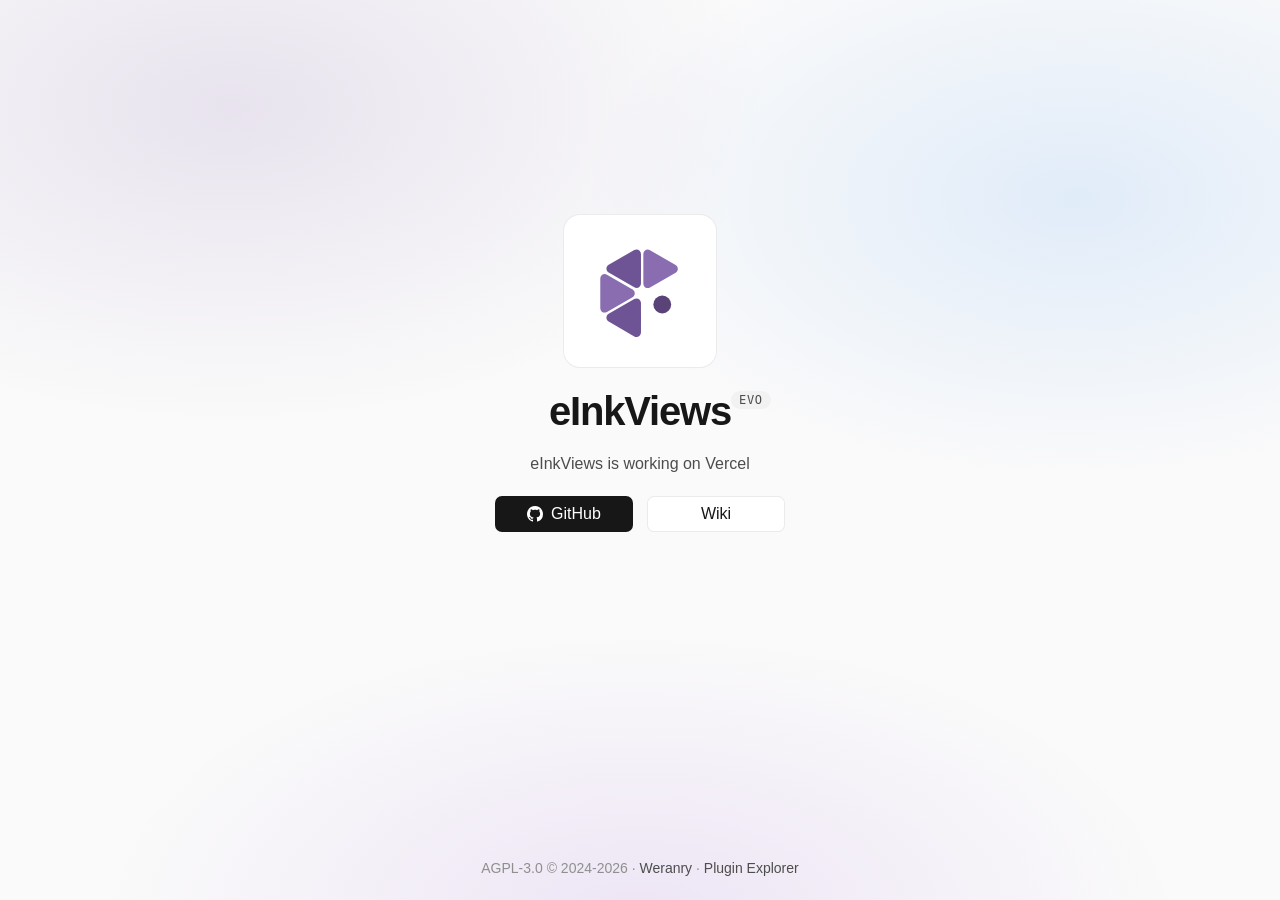
<file: public/pages/index.html>
<!DOCTYPE html>
<html lang="zh-CN">

<head>
    <meta charset="UTF-8">
    <meta name="viewport" content="width=device-width, initial-scale=1.0">
    <link rel="icon" type="image/x-icon" href="/favicon.ico">
    <title>eInkViews</title>
    <style>
        :root {
            --bg: #fafafa;
            --fg: #171717;
            --fg2: #4d4d4d;
            --fg3: #8f8f8f;
            --faint: #a1a1a1;
            --line: #ebebeb;
            --soft: #f2f2f2;
            --ring: 0 0 0 1px var(--line);
            --card-shadow: 0 0 0 1px var(--line), 0 1px 1px rgba(0, 0, 0, .04);
            --sh-2: 0 0 0 1px var(--line), 0 1px 1px rgba(0, 0, 0, .04), 0 4px 8px rgba(0, 0, 0, .06);
            --blue: #0070f3;
            --focus: rgba(0, 112, 243, .30);
            /* 三个会在深色下失去意义的组件色：卡片面 / 实心按钮上的文字 / 实心按钮 hover。
               浅色下分别是「白卡片、白字、更深一档的灰」，深色下必须整体反过来，
               否则实心按钮会变成「白底白字」而看不见字 */
            --surface: #fff;
            --on-fg: #fff;
            --fg-hover: #383838;
            --sans: Inter, -apple-system, BlinkMacSystemFont, "Segoe UI", Roboto, "Helvetica Neue", Arial, "PingFang SC", "Microsoft YaHei", sans-serif;
            --mono: ui-monospace, SFMono-Regular, "Segoe UI Mono", Roboto Mono, Menlo, Consolas, monospace;
            --width: 420px;
            --gap: 1.5rem;
            /* 让浏览器原生控件（滚动条、表单等）也跟着亮暗走，省得在深色页面上留一条白条 */
            color-scheme: light dark;
        }

        /* 深色：只跟随系统，不做切换按钮，所以没有面板那层 localStorage 与 .dark 类。
           取值沿用面板的同一套 Geist 深色令牌，保证同一个产品在两种主题下灰阶一致。
           媒体查询写在 :root 之后，靠源序覆盖同名变量，与面板 .dark 的写法同构。 */
        @media (prefers-color-scheme: dark) {
            :root {
                --bg: #000;
                --fg: #ededed;
                --fg2: #a0a0a0;
                --fg3: #8f8f8f;
                --faint: #878787;
                --line: #ffffff14;
                --soft: #ffffff0f;
                --card-shadow: 0 0 0 1px var(--line), 0 1px 1px rgba(0, 0, 0, .4);
                --sh-2: 0 0 0 1px var(--line), 0 1px 1px rgba(0, 0, 0, .4), 0 4px 8px rgba(0, 0, 0, .5);
                --blue: #50a8ff;
                --focus: rgba(80, 168, 255, .35);
                --surface: #1a1a1a;
                --on-fg: #0a0a0a;
                --fg-hover: #cfcfcf;
            }

            /* 黑底上光斑会显得比白底弱，稍微提一点透明度，保住那点纵深 */
            body::before {
                background:
                    radial-gradient(60% 50% at 18% 12%, rgba(138, 109, 177, .22), transparent 70%),
                    radial-gradient(55% 45% at 84% 22%, rgba(0, 112, 243, .16), transparent 70%),
                    radial-gradient(60% 45% at 50% 102%, rgba(121, 40, 202, .16), transparent 70%);
            }
        }

        html,
        body {
            position: fixed;
            inset: 0;
            overflow: hidden;
            margin: 0;
            padding: 0;
            touch-action: manipulation;
            overscroll-behavior: none;
            -webkit-overscroll-behavior: none;
        }

        body {
            font-family: var(--sans);
            color: var(--fg);
            background: var(--bg);
            display: flex;
            flex-direction: column;
            user-select: none;
            -webkit-user-select: none;
            -webkit-font-smoothing: antialiased;
        }

        /* 纯 CSS 网格光斑：三层极低透明度径向渐变，给近白画布一点纵深，不新增任何 DOM */
        body::before {
            content: '';
            position: absolute;
            inset: 0;
            z-index: -1;
            pointer-events: none;
            background:
                radial-gradient(60% 50% at 18% 12%, rgba(138, 109, 177, .16), transparent 70%),
                radial-gradient(55% 45% at 84% 22%, rgba(0, 112, 243, .10), transparent 70%),
                radial-gradient(60% 45% at 50% 102%, rgba(121, 40, 202, .10), transparent 70%);
        }

        .container {
            max-width: var(--width);
            width: 100%;
            min-width: 0;
            min-height: 0;
            overflow: hidden;
            box-sizing: border-box;
            margin: 0 auto;
            padding: 0 1.5rem;
            flex: 1;
            display: flex;
            flex-direction: column;
            align-items: center;
            justify-content: center;
            padding-bottom: 10vh;
        }

        .logo-container {
            margin-bottom: 1.5rem;
            display: flex;
            justify-content: center;
            align-items: center;
        }

        .logo-bg {
            background: var(--surface);
            border-radius: 16px;
            box-shadow: var(--card-shadow);
            padding: 16px;
            display: flex;
            align-items: center;
            justify-content: center;
            transition: box-shadow 0.22s cubic-bezier(.4, 0, .2, 1), transform 0.22s cubic-bezier(.4, 0, .2, 1);
            will-change: box-shadow, transform;
        }

        .logo-bg:hover,
        .logo-bg:focus {
            box-shadow: var(--sh-2);
            transform: translateY(-3px);
        }

        .logo {
            width: 120px;
            height: 120px;
            display: block;
        }

        .title-row {
            position: relative;
            width: 100%;
            display: flex;
            justify-content: center;
            margin-bottom: var(--gap);
        }

        .title {
            position: relative;
            font-size: 2.5rem;
            font-weight: 700;
            color: var(--fg);
            letter-spacing: -0.03em;
            line-height: 1;
        }

        .title-badge {
            position: absolute;
            top: 0;
            left: 100%;
            font-family: var(--mono);
            font-size: 0.75rem;
            font-weight: 500;
            color: var(--fg2);
            background: var(--soft);
            padding: 2px 8px;
            border-radius: 9999px;
            letter-spacing: .06em;
            text-transform: uppercase;
            line-height: 1.2;
        }

        .subtitle {
            font-size: 1rem;
            color: var(--fg2);
            font-weight: 400;
            margin-bottom: var(--gap);
            letter-spacing: 0;
            text-align: center;
        }

        .buttons {
            display: flex;
            flex-wrap: wrap;
            justify-content: center;
            gap: 1rem;
            margin-bottom: 0;
            width: 100%;
        }

        .button {
            display: inline-flex;
            align-items: center;
            justify-content: center;
            padding: 0.5rem 1rem;
            border-radius: 6px;
            font-weight: 500;
            font-size: 1rem;
            transition: background-color 0.15s, box-shadow 0.15s;
            /* 等宽两枚：GitHub 带图标、Wiki 只有两个字，按内容排会一宽一窄对不齐，
               索性给定宽，两个都窄于原先撑满容器的样子 */
            flex: 0 0 auto;
            width: 8.5rem;
            border: none;
            cursor: pointer;
            text-decoration: none;
            box-sizing: border-box;
        }

        .button-github {
            background: var(--fg);
            color: var(--on-fg);
            box-shadow: 0 0 0 1px var(--fg);
        }

        .button-github:hover {
            background: var(--fg-hover);
        }

        .button-github:focus-visible {
            outline: none;
            box-shadow: 0 0 0 1px var(--fg), 0 0 0 4px var(--focus);
        }

        .button-outline {
            background: var(--surface);
            color: var(--fg);
            box-shadow: 0 0 0 1px var(--line);
        }

        .button-outline:hover {
            background: var(--soft);
        }

        .button-outline:focus-visible {
            outline: none;
            box-shadow: 0 0 0 1px var(--line), 0 0 0 4px var(--focus);
        }

        /* 小屏（手机竖屏这一档）：两枚按钮改为上下叠放。宽度不跟着变成 100%，
           保持与宽屏同一档等宽 —— 叠起来是一条整齐的等宽列，而不是两条撑满屏幕的横杠 */
        @media (max-width: 420px) {
            .buttons {
                flex-direction: column;
                align-items: center;
            }

            .title {
                font-size: 2rem;
            }

            .subtitle {
                font-size: 0.875rem;
            }

            .logo {
                width: 96px;
                height: 96px;
            }

            .logo-bg {
                border-radius: 16px;
                padding: 16px;
            }

            .button {
                padding: 0.5rem 1rem;
                font-size: 1rem;
            }
        }

        @media (max-width: 300px) {
            .container {
                padding: 0 1rem;
            }

            .title {
                font-size: 1.5rem;
            }

            .subtitle {
                font-size: 0.75rem;
            }

            .logo {
                width: 80px;
                height: 80px;
            }

            .logo-bg {
                border-radius: 16px;
            }

            .button {
                padding: 0.5rem 1rem;
                font-size: 0.875rem;
            }
        }

        svg.icon {
            width: 16px;
            height: 16px;
            margin-right: 8px;
            vertical-align: -2px;
            fill: currentColor;
        }

        .footer {
            flex-shrink: 0;
            width: 100%;
            overflow: hidden;
            box-sizing: border-box;
            text-align: center;
            color: var(--fg3);
            font-size: 0.875rem;
            padding: 1.5rem 0;
            letter-spacing: 0;
            overflow-wrap: break-word;
        }

        .footer a,
        .subtitle a {
            color: var(--fg2);
            text-decoration: none;
        }

        .footer a:hover,
        .subtitle a:hover {
            color: var(--fg);
            text-decoration: underline;
        }

        /* 「尚未完成初始化」提示：只在 dev/prod 由服务端注入到大标题下的 env-note 区块，
           Vercel 静态页用不到这个类（类留着不影响静态直出）。 */
        .setup-note {
            display: inline-flex;
            align-items: center;
            flex-wrap: wrap;
            justify-content: center;
            gap: 0.5rem;
            padding: 4px 16px;
            border-radius: 9999px;
            background: var(--soft);
            box-shadow: var(--ring);
            color: var(--fg2);
            font-size: 0.875rem;
        }

        .setup-note b {
            font-weight: 600;
            color: var(--fg);
        }

        .setup-note a {
            color: var(--blue);
        }

        .setup-note a:hover {
            color: var(--blue);
            text-decoration: underline;
        }
    </style>
</head>

<body>
    <div class="container">
        <div class="logo-container">
            <div class="logo-bg">
                <svg class="logo" xmlns="http://www.w3.org/2000/svg" width="150" height="150"
                    viewBox="7 -3 128 161.6217803955078" fill="none">
                    <path fill="#8A6DB1"
                        d="M61 86.1962L26.5 106.115C22.5 108.424 17.5 105.537 17.5 100.919L17.5 61.0814C17.5 56.4626 22.5 53.5759 26.5 55.8853L61 75.8038C65 78.1133 65 83.8867 61 86.1962Z" />
                    <path fill="#8A6DB1"
                        d="M119 53.1962L84.5 73.1147C80.5 75.4241 75.5 72.5374 75.5 67.9186L75.5 28.0814C75.5 23.4626 80.5 20.5759 84.5 22.8853L119 42.8038C123 45.1132 123 50.8868 119 53.1962Z" />
                    <path fill="#6E5494"
                        d="M72.3109 27.8923L72.3109 67.7295C72.3109 72.3483 67.3109 75.235 63.3109 72.9256L28.8109 53.007C24.8109 50.6976 24.8109 44.9241 28.8109 42.6147L63.3109 22.6962C67.3109 20.3867 72.3109 23.2735 72.3109 27.8923Z" />
                    <path fill="#6E5494"
                        d="M72.3109 93.8923L72.3109 133.729C72.3109 138.348 67.3109 141.235 63.3109 138.926L28.8109 119.007C24.8109 116.698 24.8109 110.924 28.8109 108.615L63.3109 88.6962C67.3109 86.3867 72.3109 89.2735 72.3109 93.8923Z" />
                    <circle cx="101" cy="96" r="12" fill="#5A4378" />
                </svg>
            </div>
        </div>
        <div class="title-row">
            <span class="title">eInkViews<span class="title-badge">EVO</span></span>
        </div>
        <div class="subtitle"><!-- env-note:start -->eInkViews is working on <a href="https://vercel.com" target="_blank" rel="noopener noreferrer">Vercel</a><!-- env-note:end --></div>
        <div class="buttons">
            <a href="https://github.com/Weranry/eInkViewsEvo" class="button button-github" target="_blank"
                rel="noopener noreferrer">
                <svg class="icon" viewBox="0 0 16 16" aria-hidden="true">
                    <path
                        d="M8 0C3.58 0 0 3.58 0 8c0 3.54 2.29 6.53 5.47 7.59.4.07.55-.17.55-.38
                        0-.19-.01-.82-.01-1.49-2.01.37-2.53-.49-2.69-.94-.09-.23-.48-.94-.82-1.13-.28-.15-.68-.52-.01-.53
                        .63-.01 1.08.58 1.23.82.72 1.21 1.87.87 2.33.66.07-.52.28-.87.51-1.07-1.78-.2-3.64-.89-3.64-3.95
                        0-.87.31-1.59.82-2.15-.08-.2-.36-1.02.08-2.12 0 0 .67-.21 2.2.82.64-.18 1.32-.27 2-.27.68 0 1.36.09 2 .27
                        1.53-1.04 2.2-.82 2.2-.82.44 1.1.16 1.92.08 2.12.51.56.82 1.27.82 2.15 0 3.07-1.87 3.75-3.65 3.95
                        .29.25.54.73.54 1.48 0 1.07-.01 1.93-.01 2.2 0 .21.15.46.55.38A8.013 8.013 0 0016 8c0-4.42-3.58-8-8-8z" />
                </svg>
                GitHub
            </a>
            <a href="https://github.com/Weranry/eInkViewsEvo/wiki" class="button button-outline" target="_blank"
                rel="noopener noreferrer">
                Wiki
            </a>
        </div>
    </div>
    <div class="footer">
        <span>
            AGPL-3.0 &copy; <span id="year"></span>
            &middot; <a href="https://github.com/Weranry" target="_blank" rel="noopener noreferrer">Weranry</a>
            <!-- nav-entry:start -->&middot; <a href="/explore">Plugin Explorer</a><!-- nav-entry:end -->
            <!-- admin-entry:start --><!-- admin-entry:end -->
        </span>
    </div>
    <script>
        const sy = 2024, ny = new Date().getFullYear();
        document.getElementById('year').textContent = sy === ny ? sy : `${sy}-${ny}`;
    </script>
</body>

</html>
</file>
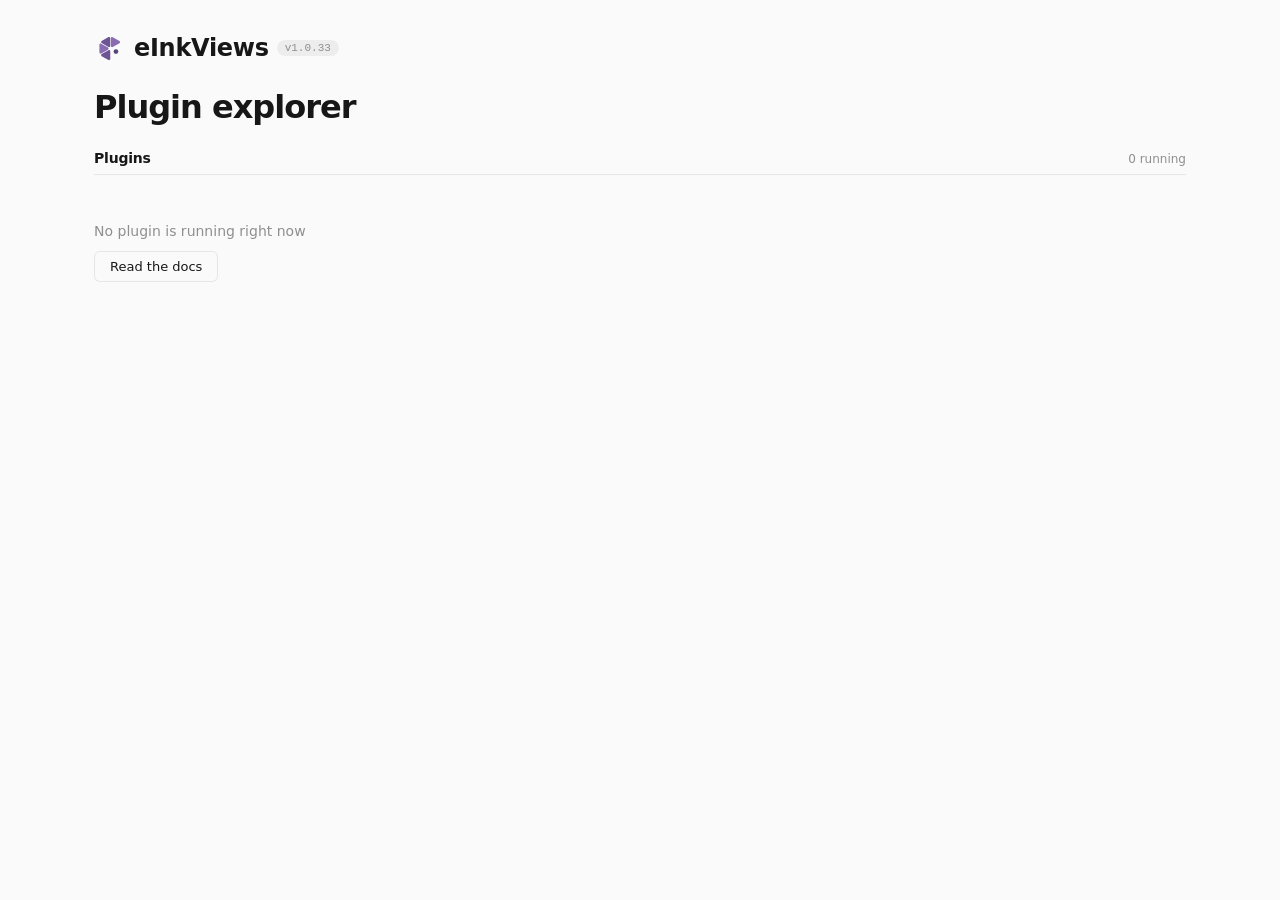
<file: public/pages/explore.html>
<!DOCTYPE html>
<html lang="en">
<head>
<meta charset="utf-8">
<meta name="viewport" content="width=device-width,initial-scale=1.0">
<title>Plugin explorer</title>
<style>

/* ============================================================
   Geist 设计令牌（唯一来源：面板、用户控制台、登录/注册/找回密码/首次改密页共用）
   ------------------------------------------------------------
   --ds-* 色阶/阴影/焦点环/动效全部取自 Vercel Geist 官方文档页面加载的 CSS bundle
   （vercel.com/geist/*）。浅色在 :root，深色在 .dark —— .dark 挂在 <html> 上，
   由 <script>(function(){try{var t=localStorage.getItem('ink_theme');if(t==='dark'||(t!=='light'&&window.matchMedia&&window.matchMedia('(prefers-color-scheme:dark)').matches))document.documentElement.className+=' dark'}catch(e){}})();</script> 在任何绘制之前定妥，因此不会闪一下白底再变黑。

   .dark 与 :root 的特异性相同（都是 0,1,0），靠**源序在后**取胜，所以 .dark 必须写在 :root 之后。

   下半段是**语义别名**（--bg/--fg/--line/...）：组件层只认这些名字，改主题时只动上面的原始令牌。
   别名一律写成 var(--ds-*) 的引用而不是字面量 —— 自定义属性在使用时才求值，.dark 覆盖原始令牌后
   别名自动跟着变，不必在 .dark 里再抄一遍。
   ============================================================ */
:root{
  /* ---------- 背景（Background 1 = 默认背景，Background 2 = 次级背景） ---------- */
  --ds-background-100:#fff;
  --ds-background-200:#fafafa;

  /* ---------- 灰阶 gray 100–1000 ---------- */
  --ds-gray-100:#f2f2f2;--ds-gray-200:#ebebeb;--ds-gray-300:#e6e6e6;--ds-gray-400:#eaeaea;
  --ds-gray-500:#c9c9c9;--ds-gray-600:#a8a8a8;--ds-gray-700:#8f8f8f;--ds-gray-800:#7d7d7d;
  --ds-gray-900:#4d4d4d;--ds-gray-1000:#171717;

  /* ---------- 灰阶 alpha（黑透明）：边框与 hover 底一律用它，深色下自动换成白透明 ---------- */
  --ds-gray-alpha-100:#0000000d;--ds-gray-alpha-200:#00000015;--ds-gray-alpha-300:#0000001a;
  --ds-gray-alpha-400:#00000014;--ds-gray-alpha-500:#00000036;--ds-gray-alpha-600:#0000003d;
  --ds-gray-alpha-700:#00000070;--ds-gray-alpha-800:#00000082;--ds-gray-alpha-900:#000000b3;
  --ds-gray-alpha-1000:#000000e8;

  /* ---------- 强调色 Blue（Vercel 蓝） ---------- */
  --ds-blue-100:#f0f7ff;--ds-blue-200:#eaf4ff;--ds-blue-300:#e0efff;--ds-blue-400:#cce7ff;
  --ds-blue-500:#97ccff;--ds-blue-600:#51aeff;--ds-blue-700:#0070f7;--ds-blue-800:#005edc;
  --ds-blue-900:#0064e2;--ds-blue-1000:#002453;

  /* ---------- 状态色：红 / 琥珀 / 绿 / 青 / 紫 / 粉 ---------- */
  --ds-red-100:#ffeef0;--ds-red-200:#ffe9ea;--ds-red-300:#ffe4e5;--ds-red-400:#ffd8d7;
  --ds-red-500:#ffb5b6;--ds-red-600:#ff6a6e;--ds-red-700:#fc0035;--ds-red-800:#e70022;
  --ds-red-900:#d60020;--ds-red-1000:#46000c;

  --ds-amber-100:#fff6e1;--ds-amber-200:#fff4d4;--ds-amber-300:#fff1c8;--ds-amber-400:#ffdd84;
  --ds-amber-500:#ffc85e;--ds-amber-600:#fa0;--ds-amber-700:#ffb200;--ds-amber-800:#f90;
  --ds-amber-900:#a64f00;--ds-amber-1000:#541c00;

  --ds-green-100:#ecfdec;--ds-green-200:#e5fce7;--ds-green-300:#d3fad1;--ds-green-400:#b9f5bc;
  --ds-green-500:#82eb8d;--ds-green-600:#4ce15e;--ds-green-700:#28a948;--ds-green-800:#279141;
  --ds-green-900:#107d32;--ds-green-1000:#00370d;

  --ds-teal-600:#00e2c4;--ds-teal-700:#00a694;
  --ds-purple-600:#c77dff;--ds-purple-700:#9f00f4;
  --ds-pink-600:#f97ea7;--ds-pink-700:#f22782;

  /* ---------- 阴影（官方六级 + 语义组合） ---------- */
  --ds-shadow-2xs:0px 1px 1px #0000000a;
  --ds-shadow-xs:0px 1px 2px #0000000a;
  --ds-shadow-small:0px 2px 2px #0000000a;
  --ds-shadow-medium:0px 2px 2px #0000000a,0px 8px 8px -8px #0000000a;
  --ds-shadow-large:0px 2px 2px #0000000a,0px 8px 16px -4px #0000000a;
  --ds-shadow-xl:0px 1px 1px #00000005,0px 4px 8px -4px #0000000a,0px 16px 24px -8px #0000000f;
  --ds-shadow-2xl:0px 1px 1px #00000005,0px 8px 16px -4px #0000000a,0px 24px 32px -8px #0000000f;

  /* ---------- 圆角 / 尺寸 / 间距 ---------- */
  --geist-radius:6px;
  --geist-radius-surface:12px;
  --geist-radius-fullscreen:16px;
  /* 间距刻度（8px 主节奏 + 4px 子网格，全站唯一口径）：
     所有 margin / padding / gap 只取 4 / 8 / 16 / 24 / 32 / 40 / 48 / 64 这一档，
     4px 仅用于组件内部微间距（图标↔文字、圆点↔标签），块级留白一律 ≥ 8px。
     不再出现 6 / 10 / 14 / 18 / 20 / 26 这类看着差不多、堆起来就乱的中间值 */
  --geist-space:4px;--geist-space-2x:8px;--geist-space-4x:16px;
  --geist-space-6x:24px;--geist-space-8x:32px;--geist-space-10x:40px;
  --geist-space-12x:48px;--geist-space-16x:64px;
  --geist-size-small:32px;--geist-size-medium:36px;--geist-size-large:40px;
  /* 字号阶梯（相邻档位至少差 2px，层级一眼分得开）：
     11 微标 / 12 说明 / 14 正文 / 16 卡片标题 / 20 次级大数 / 24 页面标题 / 32 KPI 主数值 / 48 健康度评分 */
  --fs-micro:11px;--fs-sm:12px;--fs-base:14px;--fs-lg:16px;
  --fs-xl:20px;--fs-title:24px;--fs-2xl:32px;--fs-hero:48px;

  /* ---------- 焦点环 / 动效 / 层级 ---------- */
  --ds-focus-color:var(--ds-blue-900);
  --ds-focus-ring:0 0 0 2px var(--ds-background-100),0 0 0 4px var(--ds-focus-color);
  --ds-motion-swift:cubic-bezier(.175,.885,.32,1.1);
  --motion-fast:.15s var(--ds-motion-swift);
  --motion-pop:.2s var(--ds-motion-swift);
  --ds-z-drawer:200;--ds-z-modal:300;--ds-z-menu:2001;--ds-z-toast:5000;--ds-z-tooltip:99999;

  /* ============ 语义别名（组件层只认这些） ============ */
  --sans:ui-sans-serif,system-ui,-apple-system,BlinkMacSystemFont,"Segoe UI",Roboto,"Helvetica Neue",Arial,"PingFang SC","Microsoft YaHei",sans-serif;
  --mono:ui-monospace,SFMono-Regular,"Segoe UI Mono",Menlo,Monaco,Consolas,"Liberation Mono","Courier New",monospace;

  --bg:var(--ds-background-200);        /* 页面底色 */
  --fg:var(--ds-gray-1000);             /* 主文字 */
  --fg2:var(--ds-gray-900);             /* 次级文字 */
  --fg3:var(--ds-gray-700);             /* 三级文字 / 图标 */
  --faint:var(--ds-gray-600);
  --line:var(--ds-gray-alpha-400);      /* 分隔线 / 控件描边 */
  --line-soft:var(--ds-gray-alpha-100); /* 表格行间细分隔 */
  --soft:var(--ds-gray-alpha-100);      /* hover 底 */
  --soft-2:var(--ds-gray-alpha-200);    /* 选中底（Geist 侧栏激活态就是这一档） */
  --track:var(--ds-gray-400);

  --blue:var(--ds-blue-700);--blue-deep:var(--ds-blue-800);--blue-soft:var(--ds-blue-300);
  --red:var(--ds-red-700);--red-deep:var(--ds-red-800);
  --green:var(--ds-green-700);
  --orange:var(--ds-amber-700);--orange-deep:var(--ds-amber-900);--orange-soft:var(--ds-amber-100);
  --violet:var(--ds-purple-700);

  --ring:0 0 0 1px var(--line);
  /* 遮罩层：浅色下压暗页面、深色下页面本来就是黑的，得压得更狠一点才看得出「页面被盖住」 */
  --scrim:rgba(23,23,23,.45);
  /* 顶栏底色（半透明 + 高斯模糊，滚动时内容从底下透出来）：与页面底色同系，带一点点透明度 */
  --topbar:rgba(250,250,250,.85);
  --card-shadow:0 0 0 1px var(--line),var(--ds-shadow-2xs);
  --sh-1:0 0 0 1px var(--line),var(--ds-shadow-2xs);
  --sh-2:0 0 0 1px var(--line),0 1px 1px #00000005,0 4px 8px -4px #0000000a,0 16px 24px -8px #0000000f;
  --sh-modal:0 0 0 1px var(--line),0 1px 1px #00000005,0 8px 16px -4px #0000000a,0 24px 32px -8px #0000000f;
  --r-sm:var(--geist-radius);--r-md:var(--geist-radius-surface);--r-lg:var(--geist-radius-fullscreen);
}
/* ---------- 深色：只覆盖原始令牌，别名自动跟着翻 ---------- */
.dark{
  --ds-background-100:#000;
  --ds-background-200:#000;

  --ds-gray-100:#1a1a1a;--ds-gray-200:#1f1f1f;--ds-gray-300:#292929;--ds-gray-400:#2e2e2e;
  --ds-gray-500:#454545;--ds-gray-600:#878787;--ds-gray-700:#8f8f8f;--ds-gray-800:#7d7d7d;
  --ds-gray-900:#a0a0a0;--ds-gray-1000:#ededed;

  --ds-gray-alpha-100:#ffffff0f;--ds-gray-alpha-200:#ffffff17;--ds-gray-alpha-300:#ffffff1a;
  --ds-gray-alpha-400:#ffffff14;--ds-gray-alpha-500:#ffffff36;--ds-gray-alpha-600:#ffffff3d;
  --ds-gray-alpha-700:#ffffff70;--ds-gray-alpha-800:#ffffff82;--ds-gray-alpha-900:#ffffffb3;
  --ds-gray-alpha-1000:#ffffffeb;

  --ds-blue-100:#06193a;--ds-blue-200:#022248;--ds-blue-300:#002f62;--ds-blue-400:#003771;
  --ds-blue-500:#004287;--ds-blue-600:#0090ff;--ds-blue-700:#0071f6;--ds-blue-800:#005fd8;
  --ds-blue-900:#50a8ff;--ds-blue-1000:#ebf6ff;

  --ds-red-100:#460008;--ds-red-600:#ff3a41;--ds-red-700:#f13242;--ds-red-800:#e2162a;
  --ds-red-900:#ff5e63;--ds-red-1000:#ffd5d8;

  --ds-amber-100:#291800;--ds-amber-600:#e99c00;--ds-amber-700:#ffb200;--ds-amber-800:#f90;
  --ds-amber-900:#f90;--ds-amber-1000:#fff3d9;

  --ds-green-100:#00330a;--ds-green-600:#4ce15e;--ds-green-700:#00ab3e;--ds-green-800:#009335;
  --ds-green-900:#00ca52;--ds-green-1000:#ddffd8;

  --ds-teal-600:#00e2c4;--ds-teal-700:#00a794;
  --ds-purple-600:#c77dff;--ds-purple-700:#9440d5;
  --ds-pink-600:#b90056;--ds-pink-700:#f12b82;

  --ds-focus-color:var(--ds-blue-900);  /* 深色 blue-900 = #50a8ff */
  --ds-focus-ring:0 0 0 2px var(--ds-background-100),0 0 0 4px var(--ds-focus-color);
  --scrim:rgba(0,0,0,.7);
  --topbar:rgba(0,0,0,.72);
}

/* ============ 共享 UI：浮层通知 / 弹窗 / 按钮态 ============ */
/* 滚动条统一隐藏：滚动本身照常可用（滚轮 / 触控板 / 键盘 / 触摸都不受影响），只是不画那根条。
   面板里存在多处内部滚动区（侧栏、弹窗、卡片背面），滚动条时有时无会让内容区宽度来回跳，
   同一次会话里也会出现两种粗细的条，故收口到这一处、所有页面口径一致。 */
*{scrollbar-width:none;-ms-overflow-style:none}
*::-webkit-scrollbar{width:0;height:0;display:none}
.toasts{position:fixed;top:16px;right:16px;z-index:500;display:flex;flex-direction:column;gap:8px;width:340px;max-width:calc(100vw - 32px);pointer-events:none}
.toast{display:flex;align-items:flex-start;gap:8px;padding:16px;border-radius:12px;background:var(--ds-background-100);color:var(--fg,#171717);font-size:14px;line-height:1.5;box-shadow:var(--sh-2,0 0 0 1px rgba(0,0,0,.08),0 4px 8px rgba(0,0,0,.06));pointer-events:auto;animation:toastIn .22s cubic-bezier(.2,.8,.3,1)}
.toast.out{animation:toastOut .16s ease forwards}
@keyframes toastIn{from{opacity:0;transform:translateX(14px) scale(.98)}to{opacity:1;transform:none}}
@keyframes toastOut{to{opacity:0;transform:translateX(14px) scale(.98)}}
.toast .ic{width:18px;height:18px;border-radius:50%;flex-shrink:0;display:flex;align-items:center;justify-content:center;font-size:11px;font-weight:600;color:#fff;margin-top:1px}
/* success 走 link 蓝、info 走中性灰：两者都取蓝的话「成功」与「提示」在视觉上分不开 */
.toast.success .ic{background:var(--blue,#0070f3)}
.toast.error .ic{background:var(--red,#ee0000)}
.toast.info .ic{background:var(--fg3,#8f8f8f)}
.toast.warn .ic{background:var(--orange-deep,#ab570a)}
.toast .tx{flex:1;min-width:0;word-break:break-word}
.toast .tx b{display:block;font-weight:600;margin-bottom:4px}
.toast .x{cursor:pointer;color:var(--fg3,#8f8f8f);font-size:15px;line-height:1;padding:0 4px;flex-shrink:0}
.toast .x:hover{color:var(--fg,#171717)}
/* 遮罩层：变暗底色 + 8px 高斯模糊。模糊统一挂在这一处——所有弹窗（内容弹窗、确认框、
   告知框）都走同一个 .modal-overlay，改一次即全站生效。变暗与模糊叠加：浅色下压暗页面、
   深色下页面本来就黑，模糊把背后的内容虚化开，弹窗自然成为唯一焦点 */
.modal-overlay{position:fixed;inset:0;background:var(--scrim,rgba(23,23,23,.45));-webkit-backdrop-filter:blur(8px);backdrop-filter:blur(8px);z-index:400;display:flex;align-items:center;justify-content:center;padding:24px;overscroll-behavior:contain}
/* 弹窗打开期间锁住背后的页面：遮罩是 fixed 层，弹窗内容滚到边界后滚动链会传给
   document，表现为「弹窗不滚、背景在滚」。模态框在 body 下的增删由 shared.ui.js
   ／MutationObserver 统一维护，覆盖 X / 遮罩 / Esc / 各页直接 remove 所有关闭路径 */
body.modal-open{overflow:hidden}
/* 全项目的内容型弹窗统一一档尺寸：固定宽 960px、固定高 640px，窄 / 矮视口靠 min() 自动
   收缩、不溢出。高度必须是 height（不是 min-height）：账号详情在 EVkeys / 额度 / 用量 /
   设备 之间切换、各列表数据量不同，弹窗尺寸都要纹丝不动，内容超出就落在弹窗内滚动，
   绝不随内容多寡「蹦跳」。确认 / 告知框是刻意紧凑的另一档，见下方 .modal.confirm */
.modal{display:grid;grid-template-rows:auto minmax(0,1fr) auto;background:var(--ds-background-100);border-radius:var(--r-lg,16px);padding:32px;width:min(960px,100%);height:min(640px,86vh);overflow:hidden;box-shadow:var(--sh-2,0 0 0 1px rgba(0,0,0,.08),0 4px 8px rgba(0,0,0,.06));animation:modalIn .18s ease}
@keyframes modalIn{from{opacity:0;transform:scale(.97)}to{opacity:1;transform:scale(1)}}
/* 容器只为「把焦点接进弹窗」而可聚焦（tabindex=-1），不该画出焦点框 */
.modal:focus{outline:none}
/* 头部：标题 + 右上角 X，不参与滚动。X 因此永远钉在右上角，正文只在下方的
   .modal-body 里滚，滚动的字永远不会钻到 X 底下（不叠加、不遮挡） */
.modal-head{flex-shrink:0;display:flex;flex-wrap:wrap;align-items:flex-start;gap:16px;margin-bottom:16px}
/* 确认框头部：图标在标题左侧、与标题同一行，且中心对齐同一条中线（align-items:center）。
   头部里的 h3 必须显式 margin:0——`.modal.confirm h3` 的 8px 下边距优先级更高，
   而 flex 居中连外边距一起算，会把图标顶得比标题中心高一截。
   X 靠 margin-left:auto 依旧钉在右上角。
   图标是定死的正方形圆，flex-shrink:0 保证标题再长也不压扁它；
   别给它 flex-basis/width:100% 之类「撑行」写法——那会覆盖它自己的 width，
   把圆拉成整行宽的椭圆（之前感叹号被拉长的元凶） */
.modal.confirm .modal-head{align-items:center}
.modal.confirm .modal-head h3{margin:0}
.modal-head .confirm-ic{flex-shrink:0;margin-bottom:0}
/* 正文：整个弹窗唯一可滚动的地方，内容不足时撑满剩余高度。
   overflow-y:auto 会让 overflow-x 一并算成 auto（规范：一轴非 visible、另一轴 visible
   时后者取 auto），于是滚动框会把输入框的 focus 外发光在左右两侧贴边裁掉。
   这里留 4px（发光外圈宽度）内边距、再用等量负外边距抵消回去：内容位置分毫不动，
   外圈有地方画，不再被挡 */
.modal-body{min-height:0;overflow-y:auto;overscroll-behavior:contain;display:grid;grid-template-columns:minmax(0,1fr);align-content:start;margin:-4px;padding:4px}
/* 正文首行就是副标题时，别让它自己的负外边距把首行顶出滚动区 */
.modal-body>.modal-sub:first-child{margin-top:0}
/* 右上角 X：所有弹窗统一的关闭入口（openModal 注入，页面各自的 HTML 不再写关闭按钮） */
.modal-x{flex-shrink:0;margin-left:auto;width:28px;height:28px;display:inline-flex;align-items:center;justify-content:center;border:none;padding:0;border-radius:var(--r-sm);background:none;color:var(--fg3,#8f8f8f);font-size:18px;line-height:1;cursor:pointer;transition:background var(--motion-fast),color var(--motion-fast)}
.modal-x:hover{background:var(--soft,#f2f2f2);color:var(--fg,#171717)}
.modal-x:focus-visible{outline:none;box-shadow:var(--ds-focus-ring,0 0 0 2px #fff,0 0 0 4px #0070f3)}
.modal h3{font-size:16px;font-weight:600;letter-spacing:-.4px;margin-bottom:16px}
.modal-head h3{margin:0}
.modal label{display:block;font-size:12px;font-weight:500;margin:16px 0 8px;color:var(--fg2,#4d4d4d)}
.modal-actions{display:flex;gap:8px;margin-top:24px;justify-content:flex-end}
/* 底部操作条：同样不参与滚动，永远贴在弹窗底边（正文 flex:1 把它顶到最下面） */
.modal>.modal-actions{flex-shrink:0;margin-top:0;padding-top:24px}
/* 确认 / 告知框：刻意紧凑的另一档——height:auto 退出上面的固定高、min-height:0 退出最小高，
   只告知一两句话却撑成 640px 的空白反而难看 */
.modal.confirm{max-width:400px;height:auto;min-height:0;padding:24px;border-radius:var(--r-md,12px)}
.modal.confirm h3{margin-bottom:8px}
.modal.confirm .cd{font-size:14px;color:var(--fg2,#4d4d4d);line-height:1.6}
/* 弹窗标题下的一句说明：抵掉 h3 的 16px 下边距，把说明拉近标题、与正文拉开 */
.modal-sub{margin:-8px 0 16px}
.confirm-ic{width:22px;height:22px;border-radius:50%;display:flex;align-items:center;justify-content:center;font-size:12px;font-weight:600;color:#fff;background:var(--blue,#0070f3);margin-bottom:16px}
.modal.confirm.danger .confirm-ic{background:var(--red,#ee0000)}
.btn-danger-solid{background:var(--red,#ee0000);color:#fff;box-shadow:0 0 0 1px var(--red,#ee0000)}
.btn-danger-solid:hover{background:var(--red-deep,#c50000)}
.btn:disabled{opacity:.5;cursor:not-allowed}
.btn-primary:disabled,.btn-danger-solid:disabled{opacity:.45}
/* 无边框按钮：分页器、表格行内操作都用它；两个外壳（面板 / 用户控制台）都注入这一份 */
.btn-ghost{box-shadow:none;background:transparent;color:var(--fg2,#4d4d4d)}
.btn-ghost:hover{background:var(--soft,#f2f2f2);color:var(--fg,#171717)}
/* ============ 导航栏 logo ============ */
.logo-mark{width:20px;height:20px;flex-shrink:0;display:block}
/* ============ 密码可见切换 ============ */
/* .pw 承载输入框原本的下边距与横向布局，眼睛按钮贴在输入框右内缘。
   .pw-block 用于堆叠表单（登录 / 注册 / 首次改密页），行内表单（我的页的改密行）
   由 .apply-row>.pw 自己撑宽，两种布局同一套标记 */
.pw{position:relative;display:flex;align-items:center}
.pw>.input{padding-right:48px;margin-bottom:0}
.pw.pw-block{margin-bottom:16px}
.pw-eye{position:absolute;right:8px;top:50%;transform:translateY(-50%);border:none;background:none;
  font-family:inherit;font-size:12px;line-height:1;color:var(--fg3,#8f8f8f);cursor:pointer;padding:8px 4px;border-radius:4px}
.pw-eye:hover{color:var(--fg,#171717)}
.pw-eye:focus-visible{outline:none;box-shadow:var(--ds-focus-ring,0 0 0 2px #fff,0 0 0 4px #0070f3)}
/* ============ 分页条（各列表共用：管理面板 + 用户控制台都注入这一份） ============ */
.pager{justify-content:flex-end;gap:8px;margin-top:16px;flex-wrap:wrap}
.pager button:disabled{opacity:.4;cursor:not-allowed}
/* 页码信息占固定宽度：页数/总数位数变化时，「首页 / 上一页 / 下一页 / 末页」不会左右跳；
   tabular-nums 让数字本身等宽，翻页过程中文字不抖 */
.pager .pg-info{display:inline-flex;align-items:center;justify-content:center;width:200px;
  font-variant-numeric:tabular-nums;white-space:nowrap}
/* ============ 通知中心（顶栏铃铛 + 弹窗：管理端与用户控制台共用这一份） ============ */
/* 铃铛自带定位上下文：未读红点绝对定位挂在它右上角，不依赖各外壳 .icon-btn 的定位方式 */
.notif-btn{position:relative}
.notif-btn .notif-dot{position:absolute;top:4px;right:4px;width:8px;height:8px;border-radius:50%;
  background:var(--red,#e5484d);display:none}
/* 弹窗高度写死：切页签 / 翻页只重绘内容，窗口尺寸零跳动（左右留白由 .modal 自身负责） */
#notif-modal .modal{height:min(70vh,560px);display:flex;flex-direction:column}
/* 内容区内部滚动、翻页条单独占底部一行：公告再多，翻页器也钉在弹窗底部不动 */
.notif-body{flex:1 1 auto;min-height:0;overflow-y:auto;padding-right:4px}
.notif-foot{flex:0 0 auto;margin-top:8px;padding-top:8px;border-top:1px solid var(--line)}
.notif-foot .pager{margin-top:0;justify-content:center}
/* 通知条目用网格排版：图标 / 文案 / 时间 / 删除四列在每一行都占同一列宽。
   时间列取 max-content —— 库里的时间戳格式统一（YYYY-MM-DD HH:MM:SS）宽度一致，
   于是逐行的时间戳与删除按钮严格对齐，文案长短、换行与否都不影响 */
.notif-list{display:flex;flex-direction:column;gap:8px}
.notif-item{display:grid;grid-template-columns:20px minmax(0,1fr) max-content 24px;align-items:center;
  gap:12px;padding:12px 16px;border-radius:var(--r-sm);background:var(--soft,#f2f2f2);
  box-shadow:var(--ring,inset 0 0 0 1px rgba(0,0,0,.06))}
.notif-item .ic{display:inline-flex;align-items:center;justify-content:center;width:20px;height:20px;color:var(--fg2,#4d4d4d)}
.notif-item .ic svg{width:16px;height:16px}
.notif-item .tx{min-width:0;font-size:14px;line-height:1.5;word-break:break-word}
.notif-item .meta{font-size:12px;color:var(--fg3,#8f8f8f);white-space:nowrap;text-align:right;
  font-variant-numeric:tabular-nums}
.notif-item .del{width:24px;height:24px;display:inline-flex;align-items:center;justify-content:center;
  border:none;border-radius:var(--r-sm);background:none;color:var(--fg3,#8f8f8f);cursor:pointer;padding:0;
  opacity:.35;transition:opacity var(--motion-fast),color var(--motion-fast)}
.notif-item .del:hover,.notif-item .del:focus-visible{opacity:1;color:var(--red,#e5484d);background:var(--soft,#f2f2f2)}
.notif-item .del svg{width:14px;height:14px}
/* ============ 视觉隐藏（读屏可见） ============ */
/* 状态列只有一个色点，说明原本只挂在 title 上——空元素上的 title 并不保证被播报。
   圆点本体标 aria-hidden，语义改由紧随其后的这段文本承担，读屏只念一次 */
/* 绝对定位必须写死 left/top：不写时它的包含块是初始包含块（最近的非 static 祖先可能是 body），
   在可横向滚动的宽表格里会落在表格列的静态位置上，撑大整个文档的 scrollWidth（卡片的
   overflow:hidden 也拦不住，因为包含块在卡片之外）。钉在 0/0 后它只占 1px，不再参与横向溢出 */
.sr-only{position:absolute;left:0;top:0;width:1px;height:1px;padding:0;margin:-1px;overflow:hidden;
  clip:rect(0 0 0 0);clip-path:inset(50%);white-space:nowrap;border:0}
/* ============ 减少动态效果 ============ */
/* 前庭敏感用户关掉位移与淡入：切页、弹窗、通知都不再移动，只保留颜色类的即时反馈 */
@media (prefers-reduced-motion: reduce){
  *,*::before,*::after{animation-duration:.001ms!important;animation-iteration-count:1!important;transition-duration:.001ms!important}
}
/* ============ 手机窄屏 ============ */
/* 放在文件末尾：这些覆盖要压过上面各组件的基础规则——同特异度时由源码顺序决定，
   写在组件定义之前会被后面的基础值盖回去 */
@media (max-width:640px){
  /* 遮罩与弹窗内边距同时收紧，把宽度让给内容；高度改用 dvh，跟随移动端地址栏伸缩，
     否则 86vh 会在地址栏收起时多出一截、再把操作条顶出屏幕。640px 以上仍是 960×640 */
  .modal-overlay{padding:12px}
  .modal{padding:20px 16px;width:100%;height:min(640px,86vh);height:min(640px,calc(100dvh - 24px));border-radius:12px}
  .modal-head{gap:8px;margin-bottom:12px}
  /* 长标题/长插件名必须能断行，否则会把右上角 X 挤到下一行 */
  .modal-head h3{min-width:0;overflow-wrap:anywhere}
  /* 两三个按钮在窄屏一行排不下时换行，不撑出横向滚动 */
  .modal-actions{flex-wrap:wrap;margin-top:16px}
  .modal>.modal-actions{padding-top:16px}
  /* 确认框按内容自适应高度；长文案或需要手动输入确认词时不能超过视口，超出在正文内滚 */
  .modal.confirm{max-height:calc(100dvh - 24px)}
  /* 长串（URL / JSON / EVkey）在窄屏必须能断行，否则会把弹窗拉出横向滚动条 */
  .modal-body{overflow-wrap:anywhere}
  .modal .modal-sub{margin:-4px 0 12px}
  /* 通知条目：时间列 max-content 在窄屏会把正文压成一条缝，改成图标 + 正文 + 删除三列，
     时间单独落到正文下方一行 */
  .notif-item{grid-template-columns:20px minmax(0,1fr) 24px;align-items:start;gap:4px 8px}
  .notif-item .ic{grid-column:1;grid-row:1}
  .notif-item .tx{grid-column:2;grid-row:1}
  .notif-item .meta{grid-column:2;grid-row:2;text-align:left}
  .notif-item .del{grid-column:3;grid-row:1;align-self:start}
  #notif-modal .modal{height:min(70vh,560px);height:min(70dvh,560px)}
  /* 分页条：200px 的页码信息会把四个按钮挤成参差两行。改成信息独占一行、按钮居中一行 */
  .pager{justify-content:center;gap:6px}
  .pager .pg-info{order:-1;width:100%}
}
@media (max-width:400px){
  .modal-overlay{padding:8px}
  .modal{padding:16px 12px;height:min(640px,calc(100dvh - 16px));border-radius:10px}
  .modal.confirm{max-height:calc(100dvh - 16px)}
}

*{box-sizing:border-box;margin:0;padding:0}
body{font-family:var(--sans);background:var(--bg);color:var(--fg);min-height:100vh}
.wrap{max-width:1140px;margin:0 auto;padding:32px 24px 64px}
.hd{display:flex;align-items:center;gap:8px;margin-bottom:24px}
.hd .brand{display:flex;align-items:center;gap:8px;font-size:16px;font-weight:600;letter-spacing:-.3px;color:var(--fg);text-decoration:none}
.hd .brand:hover{opacity:.75}
.hd .brand .logo-mark{width:32px;height:32px}
.hd .brand>span{font-size:24px}
.hd .sp{flex:1}
.hd .lnk{font-size:12px;color:var(--fg2);text-decoration:none;padding:8px 16px;border-radius:var(--r-sm);box-shadow:inset 0 0 0 1px var(--line);transition:all var(--motion-fast)}
.hd .lnk:hover{color:var(--fg);background:var(--soft)}
.hd .ver{font-family:var(--mono);font-size:11px;color:var(--fg3);padding:2px 8px;border-radius:999px;background:var(--soft);align-self:center}
h1{font-size:32px;font-weight:600;letter-spacing:-1px}
.secbar{display:flex;align-items:baseline;justify-content:space-between;gap:16px;
  margin-top:24px;padding-bottom:8px;border-bottom:1px solid var(--line)}
.secbar-t{font-size:14px;font-weight:600;letter-spacing:-.2px;color:var(--fg)}
.secbar-c{font-size:12px;color:var(--fg3)}
.grid{display:grid;grid-template-columns:repeat(3,1fr);gap:16px;margin-top:16px}
.empty{grid-column:1/-1;display:flex;flex-direction:column;align-items:flex-start;gap:12px;
  font-size:14px;color:var(--fg3);padding:32px 0}
.empty-btn{display:inline-flex;align-items:center;font-size:13px;font-weight:500;color:var(--fg);
  text-decoration:none;padding:8px 16px;border-radius:var(--r-sm);box-shadow:inset 0 0 0 1px var(--line);
  transition:all var(--motion-fast)}
.empty-btn:hover{color:var(--fg);background:var(--soft)}
.xcard{display:flex;flex-direction:column;padding:16px;border-radius:var(--r-md);
  background:var(--ds-background-100);box-shadow:var(--sh-1);cursor:pointer;outline:none;overflow:hidden;
  transition:box-shadow var(--motion-fast),transform var(--motion-fast)}
.xcard:hover{box-shadow:var(--sh-2);transform:translateY(-1px)}
.xcard:focus-visible{box-shadow:var(--ds-focus-ring)}
.xname{flex-shrink:0;font-size:16px;font-weight:600;letter-spacing:-.4px;line-height:24px;height:24px;
  overflow:hidden;text-overflow:ellipsis;white-space:nowrap}
.xby{flex-shrink:0;margin-top:4px;font-size:12px;line-height:18px;height:18px;color:var(--fg3);
  overflow:hidden;text-overflow:ellipsis;white-space:nowrap}
.xdesc{flex-shrink:0;margin-top:8px;font-size:14px;line-height:20px;height:60px;color:var(--fg2);
  overflow:hidden;display:-webkit-box;-webkit-line-clamp:3;-webkit-box-orient:vertical}
.xtags{flex-shrink:0;display:flex;flex-wrap:wrap;align-content:flex-end;gap:8px;margin-top:8px;
  height:48px;overflow:hidden}
.xtags .xnone{font-size:12px;color:var(--fg3)}
.chip{display:inline-block;font-size:11px;line-height:1.7;padding:1px 8px;border-radius:999px;
  background:var(--soft);color:var(--fg2);box-shadow:inset 0 0 0 1px var(--line)}
.chip-all{background:var(--blue-soft);color:var(--blue);box-shadow:none}
.xmodal{position:fixed;inset:0;z-index:300;display:flex;align-items:center;justify-content:center;padding:24px}
.xmodal[hidden]{display:none}
.xm-bg{position:absolute;inset:0;background:var(--scrim)}
.xm-box{position:relative;display:flex;flex-direction:column;width:100%;max-width:640px;max-height:calc(100vh - 48px);
  background:var(--ds-background-100);border-radius:var(--r-lg);box-shadow:var(--sh-2);overflow:hidden}
.xm-hd{flex-shrink:0;display:flex;align-items:flex-start;gap:8px;padding:16px 24px;border-bottom:1px solid var(--line-soft)}
.xm-ttl{flex:1;min-width:0}
.xm-name{display:block;font-size:16px;font-weight:600;letter-spacing:-.3px;overflow:hidden;text-overflow:ellipsis;white-space:nowrap}
.xm-meta{display:block;margin-top:4px;font-size:12px;color:var(--fg3)}
.xm-x{flex-shrink:0;width:28px;height:28px;display:inline-flex;align-items:center;justify-content:center;border:none;padding:0;
  border-radius:var(--r-sm);background:none;color:var(--fg3);font-size:18px;line-height:1;cursor:pointer;transition:all var(--motion-fast)}
.xm-x:hover{color:var(--fg);background:var(--soft)}
.xm-bd{flex:1;min-height:0;overflow-y:auto;padding:0 24px 24px}
.sec{font-size:12px;font-weight:600;letter-spacing:-.1px;color:var(--fg2);margin:16px 0 8px}
.rt{display:flex;align-items:flex-start;gap:8px;padding:8px 0;border-bottom:1px solid var(--line-soft)}
.rt:last-child{border-bottom:none}
.rt .m{flex-shrink:0;font-family:var(--mono);font-size:11px;line-height:1.8;color:var(--fg3);background:var(--soft);
  padding:0 8px;border-radius:4px;margin-top:1px}
.rtb{flex:1;min-width:0}
.rt .p{display:block;font-family:var(--mono);font-size:12px;line-height:1.6;color:var(--fg);word-break:break-all}
.rtsub{display:flex;flex-wrap:wrap;align-items:center;gap:8px;margin-top:8px;padding-left:8px;
  border-left:2px solid var(--line)}
.rtsub-k{font-size:11px;color:var(--fg3)}
.rtsub-v{font-family:var(--mono);font-size:11px;color:var(--fg2);background:var(--soft);padding:1px 8px;border-radius:4px}
.pmrow{display:flex;flex-wrap:wrap;gap:8px}
.pmk{font-family:var(--mono);font-size:11px;color:var(--fg2);background:var(--soft);padding:2px 8px;border-radius:4px}
.none{font-size:12px;color:var(--fg3);padding:4px 0}
@media (max-width:900px){.grid{grid-template-columns:repeat(2,1fr)}}
@media (max-width:560px){
  .wrap{padding:24px 16px 48px}
  .grid{grid-template-columns:1fr;gap:16px}
  .xmodal{padding:16px}
  .xm-box{max-height:calc(100vh - 32px);border-radius:var(--r-md)}
  .xm-hd{padding:16px}
  .xm-bd{padding:0 16px 16px}
}
</style>
<script>(function(){try{var t=localStorage.getItem('ink_theme');if(t==='dark'||(t!=='light'&&window.matchMedia&&window.matchMedia('(prefers-color-scheme:dark)').matches))document.documentElement.className+=' dark'}catch(e){}})();</script>
</head>
<body>
<div class="wrap">
  <div class="hd">
    <a class="brand" href="/"><svg class="logo-mark" viewBox="7 -3 128 161.6217803955078" width="20" height="20" aria-hidden="true" focusable="false"><path fill="#8A6DB1" d="M61 86.1962L26.5 106.115C22.5 108.424 17.5 105.537 17.5 100.919L17.5 61.0814C17.5 56.4626 22.5 53.5759 26.5 55.8853L61 75.8038C65 78.1133 65 83.8867 61 86.1962Z"/><path fill="#8A6DB1" d="M119 53.1962L84.5 73.1147C80.5 75.4241 75.5 72.5374 75.5 67.9186L75.5 28.0814C75.5 23.4626 80.5 20.5759 84.5 22.8853L119 42.8038C123 45.1132 123 50.8868 119 53.1962Z"/><path fill="#6E5494" d="M72.3109 27.8923L72.3109 67.7295C72.3109 72.3483 67.3109 75.235 63.3109 72.9256L28.8109 53.007C24.8109 50.6976 24.8109 44.9241 28.8109 42.6147L63.3109 22.6962C67.3109 20.3867 72.3109 23.2735 72.3109 27.8923Z"/><path fill="#6E5494" d="M72.3109 93.8923L72.3109 133.729C72.3109 138.348 67.3109 141.235 63.3109 138.926L28.8109 119.007C24.8109 116.698 24.8109 110.924 28.8109 108.615L63.3109 88.6962C67.3109 86.3867 72.3109 89.2735 72.3109 93.8923Z"/><circle cx="101" cy="96" r="12" fill="#5A4378"/></svg><span>eInkViews</span></a>
    <span class="ver">v1.0.33</span>
    <span class="sp"></span>
    
  </div>
  <h1>Plugin explorer</h1>
  <div class="secbar">
    <span class="secbar-t">Plugins</span>
    <span class="secbar-c">0 running</span>
  </div>
  <div class="grid" id="explore-grid">
<p class="empty"><span>No plugin is running right now</span><a class="empty-btn" href="https://github.com/Weranry/eInkViewsEvo/wiki" target="_blank" rel="noopener noreferrer">Read the docs</a></p>
  </div>
</div>
<div class="xmodal" id="xmodal" hidden>
  <div class="xm-bg" data-act="xmodal-close"></div>
  <div class="xm-box" role="dialog" aria-modal="true" aria-labelledby="xm-name">
    <div class="xm-hd">
      <div class="xm-ttl">
        <span class="xm-name" id="xm-name"></span>
        <span class="xm-meta" id="xm-meta"></span>
      </div>
      <button class="xm-x" type="button" data-act="xmodal-close" title="Close" aria-label="Close">&times;</button>
    </div>
    <div class="xm-bd" id="xm-bd"></div>
  </div>
</div>
<script type="application/json" id="i18n-data">{"alert.ok": "Got it", "btn.cancel": "Cancel", "btn.close": "Close", "btn.confirm": "Confirm", "btn.copy": "Copy", "confirm.title": "Confirm", "confirm.type_after": "to confirm", "confirm.type_before": "Type", "device.forbidden": "Disabled", "device.unlimited": "Unlimited", "empty.member_logs": "No membership changes yet", "explore.login": "Login / Register", "explore.section_plugins": "Plugins", "explore.title": "Plugin explorer", "member.action_activate": "Code activation", "member.action_expire": "Expiry revert", "member.action_other": "Change", "member.action_set": "Admin change", "member.chg_exp": "Expiry {v}", "member.chg_fallback": "Fallback {v}", "member.chg_group": "Group {name}", "member.col_admin": "Operator", "member.col_change": "Change", "member.col_reason": "Reason", "member.col_time": "Time", "member.col_type": "Type", "member.forever": "Permanent", "member.group_n": "Group #{n}", "member.join_sep": "; ", "member.no_transfer": "No fallback", "member.system": "System", "msg.copied": "Copied to clipboard", "msg.copy_failed": "Copy failed, please select it manually", "msg.network_error": "Network error", "msg.processing": "Working…", "msg.session_expired": "Request failed or the session has expired, please sign in again", "notif.ann_empty": "No announcements", "notif.body_device_deleted": "Device \"{name}\" was deleted by an administrator.", "notif.body_membership_expires": "Expiry changed to {date}", "notif.body_membership_group": "Group changed to {group}", "notif.del_title": "Delete notification", "notif.empty": "No notifications", "notif.kind_device_deleted": "Device deleted", "notif.kind_membership": "Membership changed", "notif.kind_system": "System message", "notif.tab_ann": "Announcements", "notif.tab_event": "Notifications", "notif.title": "Notifications", "pager.first": "First", "pager.info": "Page {cur} of {total}", "pager.last": "Last", "pager.next": "Next", "pager.prev": "Prev", "pw.hide": "Hide password", "pw.show": "Show password", "theme.to_dark": "Switch to dark", "theme.to_light": "Switch to light", "user.evkey_limit_n": "{n}", "user.forbidden": "Disabled", "user.period_day": "daily", "user.period_month": "monthly", "user.period_short_day": "day", "user.period_short_month": "month", "user.period_short_week": "week", "user.period_short_year": "year", "user.period_trial_short": "total", "user.period_week": "weekly", "user.period_year": "yearly", "user.quota_period": "{n}/{period}", "user.quota_trial": "{n}/total", "user.unlimited": "Unlimited"}</script>
<script>
/* ============ i18n：服务端按当前语言把整份注册表注入 #i18n-data ============ */
var I18N={};
(function(){
  var el=document.getElementById('i18n-data');
  if(!el)return;
  try{I18N=JSON.parse(el.textContent)||{}}catch(e){I18N={}}
})();
/* 取词：缺键回落第二参数，再缺就把键名原样返回——界面上露出键名，好过一片空白。
   骨架（HTML 标记）里的取词由服务端按 T: 前缀标记替换完成，这里只管脚本动态拼出来的
   文案，两边读的是同一份注册表，不会各写一套 */
function T(k,fb,fmt){
  var v=I18N[k];
  if(v===undefined||v===null||v==='')v=(fb===undefined?k:fb);
  if(fmt)v=String(v).replace(/\{(\w+)\}/g,function(m,g){return fmt[g]===undefined?m:fmt[g]});
  return v;
}
/* 弹窗打开期间给 body 加锁（CSS：body.modal-open{overflow:hidden}）。
   遮罩是 fixed 层，页面本身仍可滚：弹窗内容滚到边界后滚动链会传给 document，
   表现为「弹窗不滚、背景在滚」。用观察器统一维护，覆盖 X / 遮罩 / Esc /
   各页直接 remove 的所有关闭路径；观察直接子节点即可（弹窗都挂在 body 下） */
(function(){
  function sync(){
    var any=document.querySelector('.modal-overlay');
    document.body.classList.toggle('modal-open',!!any);
  }
  if(window.MutationObserver){
    new MutationObserver(sync).observe(document.body,{childList:true});
  }
  sync();
})();
/* ============ 共享 UI：请求工具 / 通知 / 弹窗 ============ */
/* 统一请求包装：先解析响应体，再决定要不要兜底，解析失败一律归一为 {success:false}
   后 resolve（否则 r.json() 抛错会让调用方的 Promise 被拒，只读刷新就永久停在「加载中」）。
   注意不能先按 r.ok 拦：后端统一错误出口对 4xx/5xx 也返回 {success:false,message,code}，
   先拦会把「已存在同名用户组」这类具体原因一起吞掉，只剩一句「会话已失效」。
   真正需要兜底的是响应体不是 JSON 的情况——会话过期被重定向到登录页拿到的是 HTML。 */
function _reqJson(u,opt){
  return fetch(u,opt).then(function(r){
    return r.json().then(function(d){
      if(d&&typeof d==='object')return d;
      return {success:false,message:T('msg.session_expired','请求失败或会话已失效，请重新登录'),code:r.status};
    },function(){
      return {success:false,message:T('msg.session_expired','请求失败或会话已失效，请重新登录'),code:r.status};
    });
  });
}
var R={
  get:function(u){return _reqJson(u)},
  post:function(u,d){return _reqJson(u,{method:'POST',headers:{'Content-Type':'application/json'},body:JSON.stringify(d||{})})},
  put:function(u,d){return _reqJson(u,{method:'PUT',headers:{'Content-Type':'application/json'},body:JSON.stringify(d||{})})},
  del:function(u){return _reqJson(u,{method:'DELETE'})}
};
/* ============ 时间格式化 / 登录态（管理端与用户控制台两份外壳共用，只此一份） ============ */
/* 库里存的一律是 UTC（ISO 带 Z 或 SQLite 的 'YYYY-MM-DD HH:MM:SS'），展示时换算到配置时区。
   TZ_OFFSET 是各页面外壳声明的全局量，本函数在调用时才读它，与声明顺序无关 */
function fmtDT(d){
  if(!d)return '-';
  var s=String(d).trim();if(!s)return '-';
  /* 毫秒以下精度各浏览器解析不一致，展示只到秒，直接抹掉小数部分 */
  var iso=s.replace(' ','T').replace(/\.\d+/,'');
  if(!/[Zz]$|[+-]\d{2}:?\d{2}$/.test(iso))iso+='Z';
  var t=Date.parse(iso);
  if(isNaN(t))return s.replace('T',' ').substring(0,19);
  var off=(TZ_OFFSET===null)?(-new Date().getTimezoneOffset()/60):TZ_OFFSET;
  return new Date(t+off*3600000).toISOString().replace('T',' ').substring(0,19);
}
function doLogout(){
  R.post('/admin/api/auth/logout').then(function(){window.location.href='/login'});
}
function esc(s){return String(s===null||s===undefined?'':s).replace(/&/g,'&amp;').replace(/</g,'&lt;').replace(/>/g,'&gt;').replace(/"/g,'&quot;').replace(/'/g,'&#39;')}
function num(n){return (parseInt(n)||0).toLocaleString('en-US')}
/* ============ 状态圆点 ============ */
/* 表格状态列只有一个色点：hover 说明放 title（鼠标侧），语义文本放紧随其后的 .sr-only
   （读屏侧），圆点本体 aria-hidden 以免两边被念两遍。
   新增状态列一律用它，不要再直写 <i class="dot ...">——漏一个 .sr-only，那一列对读屏就是空的 */
function dotHtml(cls,text){
  var t=esc(text);
  return '<i class="dot '+cls+'" title="'+t+'" aria-hidden="true"></i><span class="sr-only">'+t+'</span>';
}
/* ============ 分页（各列表共用） ============ */
/* 一份状态表 + 每张列表注册一个「按当前页重绘」的回调：翻页只重绘那张表，
   不动同一页面上的其它内容（弹窗里的列表翻页也不会把表单里填了一半的内容清掉） */
var _pg={},_pgRender={};
function pgPage(key){return _pg[key]||1}
function pgBar(key,total,per){
  var tp=Math.max(1,Math.ceil(total/per)),cp=Math.min(pgPage(key),tp);
  _pg[key]=cp;
  function b(label,p,disabled){
    return '<button class="btn btn-sm btn-ghost" data-act="pg-go" data-key="'+key+'" data-p="'+p+'"'+(disabled?' disabled':'')+'>'+label+'</button>';
  }
  return '<div class="flex pager">'+b(T('pager.first','首页'),1,cp<=1)+b(T('pager.prev','上一页'),cp-1,cp<=1)+
    '<span class="dim small pg-info">'+T('pager.info','第 {cur} 页 / 共 {total} 页',{cur:cp,total:tp})+'</span>'+
    b(T('pager.next','下一页'),cp+1,cp>=tp)+b(T('pager.last','末页'),tp,cp>=tp)+'</div>';
}
/** 前端分页：返回当前页数据与分页条 HTML */
function pgSlice(items,key,per){
  var total=items.length,tp=Math.max(1,Math.ceil(total/per)),cp=Math.min(pgPage(key),tp);
  _pg[key]=cp;
  return {rows:items.slice((cp-1)*per,cp*per),bar:pgBar(key,total,per)};
}
/* 翻页事件：用户控制台与登录页没有面板那套事件委托，这里自带一份 */
document.addEventListener('click',function(e){
  var el=e.target.closest?e.target.closest('[data-act="pg-go"]'):null;
  if(!el)return;
  _pg[el.dataset.key]=Math.max(1,parseInt(el.dataset.p)||1);
  var rf=_pgRender[el.dataset.key];if(rf)rf();
});
/* ============ 浮层通知：固定右上角，不占用页面布局，不挤压其它元素 */
function toast(msg,type,title){
  var wrap=document.getElementById('toasts');
  if(!wrap){
    wrap=document.createElement('div');wrap.id='toasts';wrap.className='toasts';
    // 浮层通知不入焦点流，读屏用户只能靠 live region 知道「刚才那步成功了没」
    wrap.setAttribute('role','status');wrap.setAttribute('aria-live','polite');
    document.body.appendChild(wrap);
  }
  var t=type||'info';
  var glyph={success:'✓',error:'!',warn:'!',info:'i'}[t]||'i';
  var el=document.createElement('div');el.className='toast '+t;
  // 失败是「出了事」，单独用 alert 让读屏打断当前播报；其余按 polite 排队念
  if(t==='error'){el.setAttribute('role','alert');el.setAttribute('aria-live','assertive')}
  el.innerHTML='<span class="ic">'+glyph+'</span><div class="tx">'+(title?'<b>'+esc(title)+'</b>':'')+esc(msg)+'</div><span class="x">×</span>';
  wrap.appendChild(el);
  var timer=setTimeout(close,t==='error'?5000:2800);
  function close(){clearTimeout(timer);if(!el.parentNode)return;el.classList.add('out');setTimeout(function(){if(el.parentNode)el.parentNode.removeChild(el)},170)}
  el.querySelector('.x').addEventListener('click',close);
  return el;
}
/* 复制文本：优先 Clipboard API；自托管 prod 常以 http://ip:5000 直连，非安全上下文下
   navigator.clipboard 为 undefined，调用即抛 TypeError，故回退 execCommand('copy')，
   仍失败给明确提示，而不是静默失败、让用户以为已复制 */
function _legacyCopy(text){
  try{
    var ta=document.createElement('textarea');
    ta.value=text;ta.setAttribute('readonly','');
    ta.style.position='fixed';ta.style.top='-1000px';ta.style.opacity='0';
    document.body.appendChild(ta);
    ta.select();ta.setSelectionRange(0,ta.value.length);
    var ok=document.execCommand('copy');
    document.body.removeChild(ta);
    return ok;
  }catch(e){return false}
}
function copyText(text,okMsg){
  var t=String(text==null?'':text);
  function ok(){toast(okMsg||T('msg.copied','已复制到剪贴板'),'success')}
  function fail(){toast(T('msg.copy_failed','复制失败，请手动选择'),'error')}
  if(navigator.clipboard&&navigator.clipboard.writeText){
    navigator.clipboard.writeText(t).then(ok,function(){if(_legacyCopy(t))ok();else fail()});
  }else if(_legacyCopy(t))ok();else fail();
}
/* 焦点陷阱：Tab 在弹窗内循环（背后页面此时被遮住，Tab 过去等于焦点凭空消失）。
   关闭时把焦点还给打开弹窗前的那个元素——否则焦点掉回 <body>，键盘用户得从头 Tab 一遍 */
function _trapFocus(ov){
  var prev=document.activeElement,box=ov.querySelector('.modal');
  // 先把焦点移进弹窗：焦点留在触发按钮上时，Tab 的起点在弹窗外，陷阱拦不住第一步
  if(box){box.setAttribute('tabindex','-1');try{box.focus({preventScroll:true})}catch(e){box.focus()}}
  ov.addEventListener('keydown',function(e){
    if(e.key!=='Tab')return;
    var f=ov.querySelectorAll('a[href],button:not([disabled]),input:not([disabled]),select:not([disabled]),textarea:not([disabled]),[tabindex]:not([tabindex="-1"])');
    if(!f.length)return;
    var first=f[0],last=f[f.length-1],cur=document.activeElement;
    // 焦点还在容器上（刚打开）或已经跑到弹窗外：按方向补到另一端
    var edge=(!ov.contains(cur))||cur===box;
    if(e.shiftKey){if(cur===first||edge){e.preventDefault();last.focus()}}
    else if(cur===last||edge){e.preventDefault();first.focus()}
  });
  var raw=ov.remove.bind(ov);
  ov.remove=function(){raw();if(prev&&prev.focus)prev.focus()};
}
/* 「取消」的统一入口：Esc、点遮罩、底部取消按钮都走这里——放弃改动并把弹窗关掉。
   先派发 modal-esc 让确认类弹窗 resolve(false)，再移除遮罩 */
function _closeOverlay(ov){
  ov.dispatchEvent(new Event('modal-esc'));
  ov.remove();
}
/* 打开弹窗。
   右上角 X 的语义是「取消并关闭」：放弃本窗改动，与点遮罩、按 Esc 同走 _closeOverlay。
   要保存必须显式点底部操作条里的「保存」，各页自己绑定的保存逻辑照旧（成功才关、
   失败留在弹窗报错、按钮 disabled 时不提交）。
   DOM 结构固定为 头部（标题 + X）/ 正文（唯一滚动区）/ 底部操作条，X 与操作条都不滚动。 */
function openModal(inner,id){
  var ov=document.createElement('div');ov.className='modal-overlay';if(id)ov.id=id;
  // role/aria-modal：让读屏把这里当独立的一层，不再去念背后被遮住的页面
  ov.setAttribute('role','dialog');ov.setAttribute('aria-modal','true');
  ov.innerHTML='<div class="modal">'+inner+'</div>';
  var box=ov.querySelector('.modal');
  var head=document.createElement('div');head.className='modal-head';
  var x=document.createElement('button');
  x.type='button';x.className='modal-x';x.innerHTML='&times;';
  var xlab=esc(T('btn.close','关闭'));x.title=xlab;x.setAttribute('aria-label',xlab);
  head.appendChild(x);
  var body=document.createElement('div');body.className='modal-body';
  var acts=null;
  while(box.firstChild){
    var n=box.removeChild(box.firstChild);
    // 标题与确认框图标一起进头部：图标靠 CSS 独占一行（压住标题），标题与 X 同处第二行。
    // 各自最多收一个，页面重复写了也不挤进头部
    var isH3=n.nodeType===1&&n.tagName==='H3';
    var isIc=n.nodeType===1&&n.classList.contains('confirm-ic');
    if((isH3&&!head.querySelector('h3'))||(isIc&&!head.querySelector('.confirm-ic')))head.insertBefore(n,x);
    else if(n.nodeType===1&&n.classList.contains('modal-actions'))acts=n;
    else body.appendChild(n);
  }
  box.appendChild(head);box.appendChild(body);if(acts)box.appendChild(acts);
  // X = 取消并关闭：与底部「取消」完全等价，放弃改动后关掉；保存走底部操作条的保存按钮
  x.addEventListener('click',function(){_closeOverlay(ov)});
  ov.addEventListener('mousedown',function(e){ov._down=(e.target===ov)});
  ov.addEventListener('click',function(e){if(e.target===ov&&ov._down)_closeOverlay(ov)});
  document.body.appendChild(ov);
  _trapFocus(ov);
  return ov;
}
/* 确认弹窗：替代原生 confirm，返回 Promise<boolean>；requireText 用于不可逆操作 */
function uiConfirm(o){
  o=o||{};
  return new Promise(function(resolve){
    var danger=!!o.danger,need=o.requireText||'';
    var h='<div class="confirm-ic">'+(danger?'!':'?')+'</div><h3>'+esc(o.title||T('confirm.title','确认操作'))+'</h3>'+
      '<div class="cd">'+esc(o.message||'')+'</div>'+
      (need?'<label>'+esc(T('confirm.type_before','输入'))+' <span class="mono">'+esc(need)+'</span> '+esc(T('confirm.type_after','以确认'))+'</label><input class="input" id="cf-text" autocomplete="off" style="width:100%">':'')+
      '<div class="modal-actions"><button class="btn" data-act="cf-no">'+esc(o.cancelText||T('btn.cancel','取消'))+'</button>'+
      '<button class="btn '+(danger?'btn-danger-solid':'btn-primary')+'" data-act="cf-yes"'+(need?' disabled':'')+'>'+esc(o.confirmText||T('btn.confirm','确认'))+'</button></div>';
    var ov=openModal(h,'cf-modal');
    var box=ov.querySelector('.modal');box.classList.add('confirm');if(danger)box.classList.add('danger');
    var yes=ov.querySelector('[data-act="cf-yes"]');
    var done=function(v){if(ov.parentNode)ov.remove();resolve(v)};
    ov.querySelector('[data-act="cf-no"]').addEventListener('click',function(){done(false)});
    ov.querySelector('[data-act="cf-yes"]').addEventListener('click',function(){done(true)});
    ov.addEventListener('click',function(e){if(e.target===ov)setTimeout(function(){if(!ov.parentNode)resolve(false)},0)});
    ov.addEventListener('modal-esc',function(){done(false)});
    if(need){
      var inp=ov.querySelector('#cf-text');inp.focus();
      inp.addEventListener('input',function(){yes.disabled=inp.value.trim()!==need});
      inp.addEventListener('keydown',function(e){if(e.key==='Enter'&&!yes.disabled)done(true)});
    }
  });
}
/* 纯告知弹窗：只有「知道了」。自带关闭绑定，不依赖各页面自己的事件委托 */
function alertModal(title,message){
  var ov=openModal('<div class="confirm-ic">!</div><h3>'+esc(title)+'</h3>'+
    '<div class="cd">'+esc(message||'')+'</div>'+
    '<div class="modal-actions"><button class="btn btn-primary" id="alert-ok">'+esc(T('alert.ok','知道了'))+'</button></div>');
  ov.querySelector('.modal').classList.add('confirm');
  ov.querySelector('#alert-ok').addEventListener('click',function(){ov.remove()});
  return ov;
}
/* 弹窗内回车提交 / 自动聚焦首个输入框 */
function modalForm(ov,submit){
  var f=ov.querySelector('input:not([type=hidden]),select,textarea');if(f)f.focus();
  ov.addEventListener('keydown',function(e){
    if(e.key!=='Enter')return;
    var t=e.target;
    if(t&&(t.tagName==='TEXTAREA'||t.tagName==='BUTTON'||t.disabled))return;
    submit();
  });
}
/* 按钮忙碌态：防重复提交 */
function btnBusy(btn,on,label){
  if(!btn)return;
  if(btn.tagName==='BUTTON'){
    if(on){if(btn.dataset._t===undefined)btn.dataset._t=btn.innerHTML;btn.disabled=true;btn.textContent=label||T('msg.processing','处理中…')}
    else{btn.disabled=false;if(btn.dataset._t!==undefined){btn.innerHTML=btn.dataset._t;delete btn.dataset._t}}
  }else{
    btn.style.pointerEvents=on?'none':'';
    btn.style.opacity=on?'.55':'';
  }
}
/* 展示完整凭证（新建 evkey 等一次性结果） */
function showSecret(title,secret,note){
  var h='<h3>'+esc(title)+'</h3>'+(note?'<p class="dim small modal-sub">'+esc(note)+'</p>':'')+
    '<div class="panel mono" id="secret-val" style="word-break:break-all">'+esc(secret)+'</div>'+
    '<div class="modal-actions"><button class="btn btn-primary" data-act="copy-secret">'+esc(T('btn.copy','复制'))+'</button></div>';
  var ov=openModal(h,'secret-modal');
  ov.querySelector('[data-act="copy-secret"]').addEventListener('click',function(){
    copyText(secret);
  });
}
/* Esc 关闭最上层弹窗 */
document.addEventListener('keydown',function(e){
  if(e.key!=='Escape')return;
  var ovs=document.querySelectorAll('.modal-overlay');
  if(!ovs.length)return;
  var top=ovs[ovs.length-1];
  _closeOverlay(top);
});
/* ============ 权限记录（会员变动） ============ */
/* 管理面板的「我的」页与用户控制台共用同一张表与同一个渲染器：同一份数据两处展示，
   表体必须逐字一致，否则两边的解读会莫名其妙地不同。
   「类型」列只给圆点，含义由两处卡片头各自的图例承担（两处都必须列出同一份图例）。 */
function memberActionBadge(a){
  var hit={set:['dot-violet',T('member.action_set','管理员调整')],
    activate:['dot-on',T('member.action_activate','激活码开通')],
    expire:['dot-off',T('member.action_expire','到期归位')]}[a];
  if(!hit)hit=['dot-off',a||T('member.action_other','变动')];
  return dotHtml(hit[0],hit[1]);
}
/* 到期日 '' = 永久有效；回落组 0 = 不转移；组 id 0 = 变动前还没有会员身份（激活开通） */
function _mlExp(v){return v?String(v):T('member.forever','永久')}
function _mlGroup(name,gid){return name||(gid>0?T('member.group_n','用户组 #{n}',{n:gid}):'—')}
function _mlFallback(name,gid){
  var hit=name||(gid>0?T('member.group_n','用户组 #{n}',{n:gid}):'');
  return hit||T('member.no_transfer','不转移');
}
function memberChanges(l){
  var out=[];
  if(String(l.old_group_name||l.old_group_id)!==String(l.new_group_name||l.new_group_id))
    out.push(T('member.chg_group','用户组 {name}',{name:_mlGroup(l.old_group_name,l.old_group_id)})
      +' → '+_mlGroup(l.new_group_name,l.new_group_id));
  if(String(l.old_expires_on||'')!==String(l.new_expires_on||''))
    out.push(T('member.chg_exp','到期日 {v}',{v:_mlExp(l.old_expires_on)})
      +' → '+_mlExp(l.new_expires_on));
  if(String(l.old_fallback_name||l.old_fallback_group_id)!==String(l.new_fallback_name||l.new_fallback_group_id))
    out.push(T('member.chg_fallback','到期回落 {v}',{v:_mlFallback(l.old_fallback_name,l.old_fallback_group_id)})
      +' → '+_mlFallback(l.new_fallback_name,l.new_fallback_group_id));
  return out;
}
function memberLogRows(items){
  if(!items||!items.length)return '<div class="empty">'+esc(T('empty.member_logs','暂无权限变动记录'))+'</div>';
  var h='<table><thead><tr><th>'+T('member.col_time','时间')+'</th><th class="col-dot">'+T('member.col_type','类型')+
    '</th><th>'+T('member.col_change','变动内容')+'</th><th>'+T('member.col_reason','原因')+
    '</th><th>'+T('member.col_admin','操作人')+'</th></tr></thead><tbody>';
  items.forEach(function(l){
    var ch=memberChanges(l);
    h+='<tr><td class="dim">'+esc(fmtDT(l.created_at))+'</td>'+
      '<td class="col-dot">'+memberActionBadge(l.action)+'</td>'+
      '<td>'+esc(ch.length?ch.join(T('member.join_sep','；')):'—')+'</td>'+
      '<td class="dim">'+esc(l.reason||'—')+'</td>'+
      '<td class="dim">'+esc(l.admin_name||T('member.system','系统'))+'</td></tr>';
  });
  return h+'</tbody></table>';
}
/* ============ 密码可见 ============ */
/* 只切换 input 的 type，字段名、提交逻辑与自动完成属性一概不动 */
/* 图标用内联 SVG，不用文字：按钮压在输入框右边缘，写「显示/隐藏」会把密码挤掉一截，
   而且中文两字按钮的宽度随字体变化，几个页面的按钮宽度还对不齐 */
var _PW_EYE='<svg viewBox="0 0 24 24" width="16" height="16" fill="none" stroke="currentColor" stroke-width="1.7" stroke-linecap="round" stroke-linejoin="round" aria-hidden="true"><path d="M1.8 12S5.9 5.8 12 5.8 22.2 12 22.2 12 18.1 18.2 12 18.2 1.8 12 1.8 12Z"/><circle cx="12" cy="12" r="3.1"/></svg>';
var _PW_EYE_OFF='<svg viewBox="0 0 24 24" width="16" height="16" fill="none" stroke="currentColor" stroke-width="1.7" stroke-linecap="round" stroke-linejoin="round" aria-hidden="true"><path d="M1.8 12S5.9 5.8 12 5.8c1.9 0 3.5.5 4.9 1.2M22.2 12s-4.1 6.2-10.2 6.2c-1.9 0-3.5-.5-4.9-1.2"/><path d="M9.8 9.8a3.1 3.1 0 0 0 4.4 4.4"/><path d="M3.2 3.2 20.8 20.8"/></svg>';
/* 按钮文字由脚本填：初始态是「闭眼」（密码当前不可见），点击后换「睁眼」 */
function pwPaint(btn){
  var on=btn.getAttribute('aria-pressed')==='true';
  btn.innerHTML=on?_PW_EYE:_PW_EYE_OFF;
  btn.title=on?T('pw.hide','隐藏密码'):T('pw.show','显示密码');
  btn.setAttribute('aria-label',btn.title);
}
function pwToggle(btn){
  var box=btn.closest('.pw');if(!box)return;
  var inp=box.querySelector('input');if(!inp)return;
  var show=inp.type==='password';
  inp.type=show?'text':'password';
  btn.setAttribute('aria-pressed',show?'true':'false');
  pwPaint(btn);
}
/* 自带绑定：面板页有全局 data-act 委托，用户控制台与登录页没有，靠委托会点不动 */
document.addEventListener('click',function(e){
  var el=e.target.closest?e.target.closest('[data-act="pw-toggle"]'):null;
  if(el)pwToggle(el);
});
/* 初始图标：脚本在按钮之前解析，元素还不存在，等 DOM 就绪再统一刷一遍 */
document.addEventListener('DOMContentLoaded',function(){
  var bs=document.querySelectorAll('[data-act="pw-toggle"]');
  for(var i=0;i<bs.length;i++)pwPaint(bs[i]);
});
/* ============ 深色主题切换 ============ */
/* 口径与 <head> 里那段防闪白脚本完全一致：选过就以 localStorage 为准，没选过跟随系统。
   按钮自带绑定（同上：用户控制台与登录页没有面板的全局 data-act 委托），并顺带刷图标与悬停说明 */
var THEME_KEY='ink_theme';
var _MOON='<svg class="ic" viewBox="0 0 16 16" fill="none" stroke="currentColor" stroke-width="1.5" stroke-linecap="round" stroke-linejoin="round" aria-hidden="true"><path d="M13.5 9.6A5.8 5.8 0 0 1 6.4 2.5a5.8 5.8 0 1 0 7.1 7.1z"/></svg>';
var _SUN='<svg class="ic" viewBox="0 0 16 16" fill="none" stroke="currentColor" stroke-width="1.5" stroke-linecap="round" stroke-linejoin="round" aria-hidden="true"><circle cx="8" cy="8" r="3.1"/><path d="M8 1.6v1.5M8 12.9v1.5M1.6 8h1.5M12.9 8h1.5M3.5 3.5l1.1 1.1M11.4 11.4l1.1 1.1M12.5 3.5l-1.1 1.1M4.6 11.4l-1.1 1.1"/></svg>';
function currentTheme(){
  var t=null;
  try{t=localStorage.getItem(THEME_KEY)}catch(e){}
  if(t==='dark'||t==='light')return t;
  return (window.matchMedia&&window.matchMedia('(prefers-color-scheme:dark)').matches)?'dark':'light';
}
function themePaint(){
  var dark=document.documentElement.classList.contains('dark');
  var tip=dark?T('theme.to_light','切换到浅色'):T('theme.to_dark','切换到深色');
  var bs=document.querySelectorAll('[data-act="theme-toggle"]');
  for(var i=0;i<bs.length;i++){
    bs[i].innerHTML=dark?_SUN:_MOON;
    bs[i].title=tip;bs[i].setAttribute('aria-label',tip);
  }
}
function setTheme(t){
  var root=document.documentElement;
  if(t==='dark')root.classList.add('dark');else root.classList.remove('dark');
  try{localStorage.setItem(THEME_KEY,t)}catch(e){}
  themePaint();
}
function toggleTheme(){setTheme(document.documentElement.classList.contains('dark')?'light':'dark')}
document.addEventListener('click',function(e){
  var el=e.target.closest?e.target.closest('[data-act="theme-toggle"]'):null;
  if(el)toggleTheme();
});
document.addEventListener('DOMContentLoaded',function(){
  /* 未选择主题时系统偏好可能在页面打开后才变（macOS 按日落自动切换），跟着走 */
  if(window.matchMedia){
    var mq=window.matchMedia('(prefers-color-scheme:dark)');
    var onSys=function(){var t=null;try{t=localStorage.getItem(THEME_KEY)}catch(e){}if(t!=='dark'&&t!=='light')setTheme(mq.matches?'dark':'light')};
    if(mq.addEventListener)mq.addEventListener('change',onSys);else if(mq.addListener)mq.addListener(onSys);
  }
  themePaint();
});
/* ============ 限额与配额的取值口径（面板、用户控制台共用） ============ */
/* 0 与 -1 都是合法上限，取默认值不能写 `|| 默认`（`0||-1` 会把「禁止」变成「不限」） */
function _intVal(v,d){var n=parseInt(v,10);return isNaN(n)?d:n}
/* EVkey 持有上限三态：-1 = 不限，0 = 该组禁止创建，N = 最多 N 个 */
function evkeyLimitText(v){
  var n=_intVal(v,null);
  if(n===null)return '-';
  if(n<0)return T('user.unlimited','不限');
  if(n===0)return T('user.forbidden','禁止');
  return T('user.evkey_limit_n','{n}',{n:n});
}
/* 设备上限三态同 evkey：-1 = 不限，0 = 该组禁止绑定，N = 最多 N 台
   （上限 0 不能念成「0 台」，那会被读成不限）。面板与用户控制台共用这一份口径 */
function devLimitText(v){
  var n=_intVal(v,null);
  if(n===null)return '-';
  if(n<0)return T('device.unlimited','不限');
  if(n===0)return T('device.forbidden','禁止');
  return num(n);
}
/* 配额两种模式共用一个字段 quota_period：day/week/month/year = 按时间周期（到点归零），
   trial = 按次总量（用完即止、永不重置）。
   下拉框用完整说法（每日），表格列拼「N次/月」用单字标签（日），两套标签分开取词。 */
var _QUOTA_UNITS=[['day','user.period_day','每日'],['week','user.period_week','每周'],
  ['month','user.period_month','每月'],['year','user.period_year','每年']];
var _QUOTA_PERIODS=[['day','user.period_short_day','日'],['week','user.period_short_week','周'],
  ['month','user.period_short_month','月'],['year','user.period_short_year','年'],
  ['trial','user.period_trial_short','总量']];
function _periodLabel(p){
  var hit=_QUOTA_PERIODS.find(function(x){return x[0]===p});
  return hit?T(hit[1],hit[2]):T('user.period_short_day','日');
}
function quotaText(g){
  var lim=_intVal(g.quota_limit,0);
  if(lim<=0)return T('user.unlimited','不限');
  if(String(g.quota_period)==='trial')return T('user.quota_trial','{n}次/总量',{n:lim});
  return T('user.quota_period','{n}次/{period}',{n:lim,period:_periodLabel(g.quota_period)});
}
/* ============ 通知中心（顶栏铃铛 + 弹窗）：管理端与用户控制台共用 ============ */
/* 两栏：公告（站内信，全站广播，不可删除）与通知（个人事件：设备被删、权限变更、系统）。
   数据源 /admin/api/my/announcements 与 /admin/api/my/notifications。文案不存服务端 ——
   只存 kind + payload 快照，这里现场渲染，中英切换不会露出另一种语言 */
var _annItems=[],_notifItems=[],_NOTIF_PER_PAGE=5;
/* 不同类别不同图标（16 viewBox / stroke=currentColor / 1.5），kind 与后端一一对应；
   未知 kind 落到 system，宁可图标泛一点，也不给空位 */
var _NOTIF_ICON={
  device_deleted:'<rect x="3.5" y="2.5" width="9" height="11" rx="1.5"/><path d="M2 14 14 2"/>',
  membership:'<path d="M8 2l5 1.5v4c0 3-2.2 5.2-5 6.5-2.8-1.3-5-3.5-5-6.5v-4z"/>',
  system:'<circle cx="8" cy="8" r="6"/><path d="M8 7.2v4M8 5.4h.01"/>'
};
function _notifIcon(kind){
  var p=_NOTIF_ICON[kind]||_NOTIF_ICON.system;
  return '<svg viewBox="0 0 16 16" fill="none" stroke="currentColor" stroke-width="1.5" stroke-linecap="round" stroke-linejoin="round" aria-hidden="true">'+p+'</svg>';
}
function _notifKindLabel(kind){
  if(kind==='device_deleted')return T('notif.kind_device_deleted','设备已被删除');
  if(kind==='membership')return T('notif.kind_membership','权限变更');
  return T('notif.kind_system','系统消息');
}
/* kind + payload → 可读文案。membership 一事一议：到期归位报「转入的组」，
   组名变了报新组名，只有到期日动了才报日期——三种都报同一句会答非所问 */
function _notifText(n){
  var p=n.payload||{};
  if(n.kind==='device_deleted')return T('notif.body_device_deleted','设备「{name}」已被管理员删除。',{name:p.name||''});
  if(n.kind==='membership'){
    if(p.action==='expire')return T('notif.body_membership_group','用户组已调整为 {group}',{group:p.group_name||p.fallback_group_name||''});
    if((p.new_group_name||'')!==(p.old_group_name||''))return T('notif.body_membership_group','用户组已调整为 {group}',{group:p.new_group_name||''});
    return T('notif.body_membership_expires','到期日已调整为 {date}',{date:p.expires_on||''});
  }
  return n.body||n.title||_notifKindLabel(n.kind);
}
function notifRender(){
  var box=document.getElementById('notif-list');if(!box)return;
  var pg=pgSlice(_notifItems,'notif-event',_NOTIF_PER_PAGE);
  if(!_notifItems.length){
    box.innerHTML='<div class="empty">'+esc(T('notif.empty','暂无通知'))+'</div>';
  }else{
    box.innerHTML='<div class="notif-list">'+pg.rows.map(function(n){
      var label=_notifKindLabel(n.kind);
      return '<div class="notif-item"><span class="ic" title="'+esc(label)+'">'+_notifIcon(n.kind)+'</span>'+
        '<div class="tx">'+esc(_notifText(n))+'</div>'+
        '<span class="meta">'+esc(fmtDT(n.created_at))+'</span>'+
        '<button class="del" type="button" data-act="notif-del" data-id="'+n.id+'" title="'+esc(T('notif.del_title','删除通知'))+'" aria-label="'+esc(T('notif.del_title','删除通知'))+'">'+
        '<svg viewBox="0 0 16 16" fill="none" stroke="currentColor" stroke-width="1.5" stroke-linecap="round" aria-hidden="true"><path d="M4 4l8 8M12 4l-8 8"/></svg></button></div>';
    }).join('')+'</div>';
  }
  notifFoot();
}
_pgRender['notif-event']=notifRender;
function annRender(){
  var box=document.getElementById('notif-ann');if(!box)return;
  var pg=pgSlice(_annItems,'notif-ann',_NOTIF_PER_PAGE);
  if(!_annItems.length){
    box.innerHTML='<div class="empty">'+esc(T('notif.ann_empty','暂无公告'))+'</div>';
  }else{
    box.innerHTML='<div class="ann-list">'+pg.rows.map(function(a){
      return '<div class="ann-item"><div class="h"><b>'+esc(a.title)+'</b><span class="meta">'+esc(fmtDT(a.created_at))+'</span></div>'+
        (a.content?'<div class="body">'+esc(a.content)+'</div>':'')+'</div>';
    }).join('')+'</div>';
  }
  notifFoot();
}
_pgRender['notif-ann']=annRender;
/* 底部固定栏只渲染「当前页签」的翻页条：公告与通知都有分页，口径一致，且都不跟着条目滚动。
   两个页签的数据可能先后异步到达，按显示状态取当前页签，避免晚到的数据把另一页的翻页条覆盖掉 */
function notifFoot(){
  var foot=document.getElementById('notif-foot');if(!foot)return;
  var ann=document.getElementById('notif-ann');
  var onAnn=!ann||ann.style.display!=='none';
  var pg=onAnn?pgSlice(_annItems,'notif-ann',_NOTIF_PER_PAGE)
               :pgSlice(_notifItems,'notif-event',_NOTIF_PER_PAGE);
  foot.innerHTML=pg.bar;
  foot.style.display='';
}
function notifTab(tab){
  var ann=document.getElementById('notif-ann'),ev=document.getElementById('notif-list');
  if(!ann||!ev)return;
  ann.style.display=(tab==='ann')?'':'none';
  ev.style.display=(tab==='ann')?'none':'';
  notifFoot();
  var tabs=document.querySelectorAll('[data-act="notif-tab"]');
  for(var i=0;i<tabs.length;i++)tabs[i].classList.toggle('on',tabs[i].dataset.tab===tab);
}
function setNotifDot(n){
  /* 管理端同一时刻可能有两只铃铛在 DOM 里（侧栏底部 + 顶栏），逐个开关 */
  var els=document.querySelectorAll('.notif-dot');
  for(var i=0;i<els.length;i++)els[i].style.display=(n>0)?'block':'none';
}
function loadAnnouncements(){
  R.get('/admin/api/my/announcements').then(function(d){
    if(!d||d.success===false)return;
    _annItems=d.items||[];
    if(document.getElementById('notif-ann'))annRender();
  }).catch(function(){});
}
function loadNotifications(){
  R.get('/admin/api/my/notifications?limit=100').then(function(d){
    if(!d||d.success===false)return;
    _notifItems=d.items||[];
    setNotifDot(d.unread||0);
    if(document.getElementById('notif-list'))notifRender();
  }).catch(function(){});
}
function openNotifications(){
  var h='<h3>'+esc(T('notif.title','通知中心'))+'</h3>'+
    '<div class="acc-tabs">'+
      '<span class="acc-tab on" data-act="notif-tab" data-tab="ann">'+esc(T('notif.tab_ann','公告'))+'</span>'+
      '<span class="acc-tab" data-act="notif-tab" data-tab="event">'+esc(T('notif.tab_event','通知'))+'</span></div>'+
    '<div class="notif-body"><div id="notif-ann"></div><div id="notif-list" style="display:none"></div></div>'+
    '<div class="notif-foot" id="notif-foot" style="display:none"></div>';
  openModal(h,'notif-modal');
  annRender();notifRender();
  notifTab('ann');
  /* 打开即全部标为已读（公告不参与未读），红点清零：同一条不会二次打扰。
     定时刷新只回读未读数，新事件才会把红点点亮 */
  R.post('/admin/api/my/notifications/read',{all:true}).then(function(d){
    if(d&&d.success!==false)setNotifDot(d.unread||0);
  }).catch(function(){});
}
/* 单条删除静默生效（与启用/停用、单条审批同一套体验）：条目当场消失就是反馈，
   再弹一句「已删除」只是噪音；只有失败才出声 */
function deleteNotification(id){
  R.del('/admin/api/my/notifications/'+id).then(function(d){
    if(!d||d.success===false){toast((d&&d.message)||T('msg.network_error','网络错误'),'error');return}
    _notifItems=_notifItems.filter(function(n){return n.id!==id});
    setNotifDot(d.unread||0);
    notifRender();
  }).catch(function(){toast(T('msg.network_error','网络错误'),'error')});
}
/* 铃铛 / 页签 / 删除三个动作的委托（管理面板另有自己的 data-act 委托，两边互不认识对方的键名） */
document.addEventListener('click',function(e){
  var el=e.target.closest?e.target.closest('[data-act]'):null;
  if(!el)return;
  var act=el.dataset.act;
  if(act==='notif-open')openNotifications();
  else if(act==='notif-tab')notifTab(el.dataset.tab);
  else if(act==='notif-del')deleteNotification(parseInt(el.dataset.id,10));
});
/* 没有铃铛的页面（登录 / 注册 / 访客页）不发这两个请求，也不起定时器 */
if(document.querySelector('[data-act="notif-open"]')){
  loadAnnouncements();loadNotifications();
  /* 未读数定时刷新；页面被隐藏时跳过（切回来那次 tick 会立刻补上） */
  setInterval(function(){if(!document.hidden)loadNotifications()},60000);
}
</script>
<script>
var xm=document.getElementById('xmodal'),xmBd=document.getElementById('xm-bd'),
    xmName=document.getElementById('xm-name'),xmMeta=document.getElementById('xm-meta'),
    xmLast=null;
function xmOpen(card){
  if(!card)return;
  var tpl=card.querySelector('template.xdetail'),nm=card.querySelector('.xname');
  xmName.textContent=nm?nm.textContent:'';
  xmMeta.textContent=card.getAttribute('data-meta')||'';
  xmBd.innerHTML=tpl?tpl.innerHTML:'';
  xm.hidden=false;
  document.body.style.overflow='hidden';
  var btn=xm.querySelector('.xm-x');if(btn)btn.focus();
}
function xmClose(){
  if(xm.hidden)return;
  xm.hidden=true;
  document.body.style.overflow='';
  if(xmLast&&xmLast.focus)xmLast.focus();
}
document.addEventListener('click',function(e){
  var t=e.target;
  if(!t||!t.closest)return;
  if(t.closest('[data-act="xmodal-close"]')){xmClose();return}
  var card=t.closest('.xcard');
  if(card){xmLast=card;xmOpen(card)}
});
document.addEventListener('keydown',function(e){
  if(e.key==='Escape'){xmClose();return}
  if(e.key!=='Enter'&&e.key!==' ')return;
  var t=e.target;
  if(!t||!t.closest)return;
  var card=t.closest('.xcard');
  if(!card)return;
  e.preventDefault();
  xmLast=card;xmOpen(card);
});
</script>
</body>
</html>
</file>
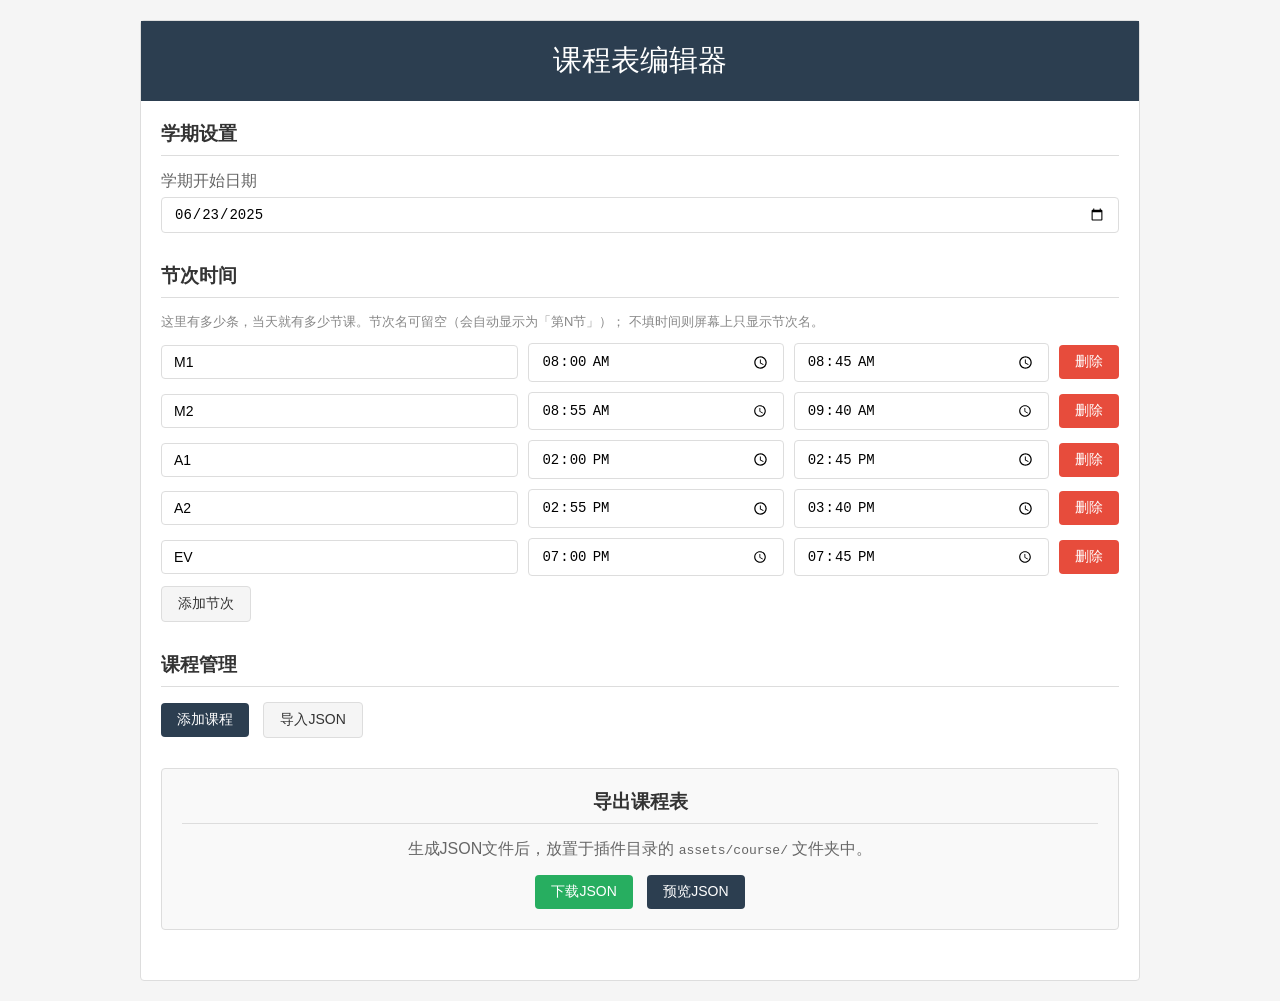
<file: plugins/schedule/page/converter.html>
<!DOCTYPE html>
<html lang="zh-CN">
<head>
    <meta charset="UTF-8">
    <meta name="viewport" content="width=device-width, initial-scale=1.0">
    <title>课程表编辑器 - eInkViews</title>
    <style>
        * {
            margin: 0;
            padding: 0;
            box-sizing: border-box;
        }

        body {
            font-family: -apple-system, BlinkMacSystemFont, 'Segoe UI', Roboto, sans-serif;
            background: #f5f5f5;
            min-height: 100vh;
            padding: 20px;
        }

        .container {
            max-width: 1000px;
            margin: 0 auto;
            background: white;
            border-radius: 4px;
            border: 1px solid #ddd;
        }

        .header {
            background: #2c3e50;
            color: white;
            padding: 20px;
            text-align: center;
        }

        .header h1 {
            font-size: 1.8em;
            font-weight: normal;
        }

        .main-content {
            padding: 20px;
        }

        .section {
            margin-bottom: 30px;
        }

        .section-title {
            font-size: 1.2em;
            color: #333;
            margin-bottom: 15px;
            padding-bottom: 8px;
            border-bottom: 1px solid #ddd;
        }

        .form-group {
            margin-bottom: 15px;
        }

        .form-label {
            display: block;
            margin-bottom: 5px;
            color: #666;
            font-weight: normal;
        }

        .form-input {
            width: 100%;
            padding: 8px 12px;
            border: 1px solid #ddd;
            border-radius: 4px;
            font-size: 14px;
            background: #fff;
        }

        .form-input:focus {
            outline: none;
            border-color: #2c3e50;
        }

        .btn {
            padding: 8px 16px;
            border: none;
            border-radius: 4px;
            font-size: 14px;
            cursor: pointer;
            text-decoration: none;
            display: inline-block;
            text-align: center;
        }

        .btn-primary {
            background: #2c3e50;
            color: white;
        }

        .btn-success {
            background: #27ae60;
            color: white;
        }

        .btn-danger {
            background: #e74c3c;
            color: white;
        }

        .btn-secondary {
            background: #f5f5f5;
            color: #333;
            border: 1px solid #ddd;
        }

        .course-card {
            background: white;
            border: 1px solid #ddd;
            border-radius: 4px;
            padding: 20px;
            margin-bottom: 15px;
        }

        .course-header {
            display: flex;
            justify-content: space-between;
            align-items: center;
            margin-bottom: 15px;
            padding-bottom: 10px;
            border-bottom: 1px solid #eee;
        }

        .course-title {
            font-size: 1.1em;
            font-weight: 600;
            color: #333;
        }

        .course-actions {
            display: flex;
            gap: 8px;
        }

        .form-row {
            display: grid;
            grid-template-columns: 1fr 1fr;
            gap: 15px;
            margin-bottom: 15px;
        }

        .classroom-item {
            background: #f9f9f9;
            border: 1px solid #ddd;
            border-radius: 4px;
            padding: 15px;
            margin-bottom: 10px;
            position: relative;
        }

        .classroom-title {
            font-weight: 600;
            color: #333;
            margin-bottom: 10px;
        }

        .remove-classroom {
            position: absolute;
            top: 8px;
            right: 8px;
            background: #e74c3c;
            color: white;
            border: none;
            border-radius: 50%;
            width: 20px;
            height: 20px;
            cursor: pointer;
            font-size: 12px;
        }

        .week-selector {
            display: grid;
            grid-template-columns: repeat(auto-fill, minmax(35px, 1fr));
            gap: 5px;
            margin-top: 8px;
        }

        .week-checkbox {
            display: none;
        }

        .week-label {
            display: flex;
            align-items: center;
            justify-content: center;
            padding: 6px;
            border: 1px solid #ddd;
            border-radius: 4px;
            cursor: pointer;
            font-size: 12px;
            background: white;
        }

        .week-checkbox:checked + .week-label {
            background: #2c3e50;
            color: white;
            border-color: #2c3e50;
        }

        .day-select, .lesson-select {
            padding: 8px;
            border: 1px solid #ddd;
            border-radius: 4px;
            background: white;
            font-size: 14px;
        }

        .modal {
            display: none;
            position: fixed;
            top: 0;
            left: 0;
            width: 100%;
            height: 100%;
            background: rgba(0, 0, 0, 0.5);
            z-index: 1000;
        }

        .modal.active {
            display: flex;
            align-items: center;
            justify-content: center;
        }

        .modal-content {
            background: white;
            border-radius: 4px;
            padding: 20px;
            max-width: 600px;
            width: 90%;
            max-height: 80vh;
            overflow-y: auto;
            border: 1px solid #ddd;
        }

        .modal-header {
            display: flex;
            justify-content: space-between;
            align-items: center;
            margin-bottom: 20px;
            padding-bottom: 10px;
            border-bottom: 1px solid #ddd;
        }

        .modal-title {
            font-size: 1.2em;
            font-weight: 600;
            color: #333;
        }

        .close-btn {
            background: none;
            border: none;
            font-size: 20px;
            cursor: pointer;
            color: #999;
            padding: 0;
        }

        .export-section {
            background: #f9f9f9;
            border: 1px solid #ddd;
            border-radius: 4px;
            padding: 20px;
            text-align: center;
        }

        .json-preview {
            background: #f8f8f8;
            border: 1px solid #ddd;
            border-radius: 4px;
            padding: 15px;
            margin: 15px 0;
            max-height: 300px;
            overflow-y: auto;
            font-family: monospace;
            font-size: 12px;
            white-space: pre-wrap;
            text-align: left;
        }

        .quick-week-btns {
            display: flex;
            gap: 8px;
            margin-bottom: 10px;
            flex-wrap: wrap;
        }

        .quick-week-btn {
            padding: 4px 8px;
            border: 1px solid #ddd;
            background: white;
            border-radius: 4px;
            cursor: pointer;
            font-size: 12px;
        }

        .empty-state {
            text-align: center;
            padding: 40px 20px;
            color: #999;
        }

        .section-hint {
            color: #888;
            font-size: 13px;
            margin-bottom: 12px;
        }

        .slot-item {
            display: grid;
            grid-template-columns: 1.4fr 1fr 1fr auto;
            gap: 10px;
            align-items: center;
            margin-bottom: 10px;
        }

        .slot-index {
            color: #888;
            font-size: 13px;
            grid-column: 1 / -1;
        }

        @media (max-width: 768px) {
            .form-row {
                grid-template-columns: 1fr;
            }
        }
    </style>
</head>
<body>
    <div class="container">
        <div class="header">
            <h1>课程表编辑器</h1>
        </div>
        
        <div class="main-content">
            <div class="section">
                <h2 class="section-title">学期设置</h2>
                <div class="form-group">
                    <label class="form-label">学期开始日期</label>
                    <input type="date" id="semesterStartDate" class="form-input" value="2025-06-23">
                </div>
            </div>

            <div class="section">
                <h2 class="section-title">节次时间</h2>
                <p class="section-hint">
                    这里有多少条，当天就有多少节课。节次名可留空（会自动显示为「第N节」）；
                    不填时间则屏幕上只显示节次名。
                </p>
                <div id="slotsList"></div>
                <button class="btn btn-secondary" onclick="addSlot()">添加节次</button>
            </div>

            <div class="section">
                <h2 class="section-title">课程管理</h2>
                <div style="margin-bottom: 20px;">
                    <button class="btn btn-primary" onclick="showAddCourseModal()">添加课程</button>
                    <button class="btn btn-secondary" onclick="importJSON()" style="margin-left: 10px;">导入JSON</button>
                </div>
                <div id="coursesList"></div>
            </div>

            <div class="section">
                <div class="export-section">
                    <h2 class="section-title">导出课程表</h2>
                    <p style="margin-bottom: 15px; color: #666;">
                        生成JSON文件后，放置于插件目录的 <code>assets/course/</code> 文件夹中。
                    </p>
                    <button class="btn btn-success" onclick="exportJSON()">下载JSON</button>
                    <button class="btn btn-primary" onclick="previewJSON()" style="margin-left: 10px;">预览JSON</button>
                    <div id="jsonPreview" class="json-preview" style="display: none;"></div>
                </div>
            </div>
        </div>
    </div>

    <!-- Modal -->
    <div id="courseModal" class="modal">
        <div class="modal-content">
            <div class="modal-header">
                <h3 class="modal-title" id="modalTitle">添加课程</h3>
                <button class="close-btn" onclick="hideCourseModal()">&times;</button>
            </div>
            <form id="courseForm">
                <div class="form-row">
                    <div class="form-group">
                        <label class="form-label">课程名称</label>
                        <input type="text" id="courseName" class="form-input" required>
                    </div>
                    <div class="form-group">
                        <label class="form-label">任课教师</label>
                        <input type="text" id="teacher" class="form-input" required>
                    </div>
                </div>
                
                <div class="form-group">
                    <label class="form-label">上课时间安排</label>
                    <div id="classroomsList"></div>
                    <button type="button" class="btn btn-secondary" onclick="addClassroom()">添加上课时间</button>
                </div>
                
                <div style="text-align: right; margin-top: 30px;">
                    <button type="button" class="btn btn-secondary" onclick="hideCourseModal()" style="margin-right: 10px;">取消</button>
                    <button type="submit" class="btn btn-primary">保存课程</button>
                </div>
            </form>
        </div>
    </div>

    <input type="file" id="fileInput" accept=".json" style="display: none;" onchange="handleFileImport(event)">

    <script>
        let courses = [];
        let editingIndex = -1;
        let slots = [
            { label: 'M1', start: '08:00', end: '08:45' },
            { label: 'M2', start: '08:55', end: '09:40' },
            { label: 'A1', start: '14:00', end: '14:45' },
            { label: 'A2', start: '14:55', end: '15:40' },
            { label: 'EV', start: '19:00', end: '19:45' }
        ];

        function renderSlots() {
            document.getElementById('slotsList').innerHTML = slots.map((slot, i) => `
                <div class="slot-item">
                    <input class="form-input slot-label" placeholder="节次名，如 M1" value="${slot.label || ''}">
                    <input class="form-input slot-start" type="time" value="${slot.start || ''}">
                    <input class="form-input slot-end" type="time" value="${slot.end || ''}">
                    <button class="btn btn-danger" onclick="removeSlot(${i})">删除</button>
                </div>
            `).join('');
        }

        function collectSlots() {
            return Array.from(document.querySelectorAll('.slot-item')).map((item, i) => ({
                label: item.querySelector('.slot-label').value.trim() || `第${i + 1}节`,
                start: item.querySelector('.slot-start').value,
                end: item.querySelector('.slot-end').value
            }));
        }

        function addSlot() {
            const current = collectSlots();
            const last = current[current.length - 1] || {};
            slots = current.concat([{ label: `第${current.length + 1}节`, start: last.end || '', end: '' }]);
            renderSlots();
            syncLessonOptions();
        }

        function removeSlot(index) {
            const current = collectSlots();
            if (current.length <= 1) {
                alert('至少保留一个节次');
                return;
            }
            current.splice(index, 1);
            slots = current;
            renderSlots();
            syncLessonOptions();
        }

        function lessonOptions() {
            const count = collectSlots().length || slots.length;
            return Array.from({length: count}, (_, i) =>
                `<option value="${i + 1}">第${i + 1}节</option>`).join('');
        }

        function syncLessonOptions() {
            document.querySelectorAll('.lesson-select').forEach(select => {
                const current = select.value;
                select.innerHTML = lessonOptions();
                if (current && select.querySelector(`option[value="${current}"]`)) {
                    select.value = current;
                }
            });
        }

        function showAddCourseModal() {
            editingIndex = -1;
            document.getElementById('modalTitle').textContent = '添加课程';
            document.getElementById('courseForm').reset();
            document.getElementById('classroomsList').innerHTML = '';
            addClassroom();
            document.getElementById('courseModal').classList.add('active');
        }

        function hideCourseModal() {
            document.getElementById('courseModal').classList.remove('active');
        }

        function editCourse(index) {
            editingIndex = index;
            const course = courses[index];
            document.getElementById('modalTitle').textContent = '编辑课程';
            document.getElementById('courseName').value = course.courseName;
            document.getElementById('teacher').value = course.teacher;
            const classroomsList = document.getElementById('classroomsList');
            classroomsList.innerHTML = '';
            course.classroom.forEach(c => addClassroom(c));
            document.getElementById('courseModal').classList.add('active');
        }

        function deleteCourse(index) {
            if (confirm('确定删除？')) {
                courses.splice(index, 1);
                renderCoursesList();
            }
        }

        function addClassroom(data = null) {
            const list = document.getElementById('classroomsList');
            const idx = list.children.length;
            const div = document.createElement('div');
            div.className = 'classroom-item';
            div.innerHTML = `
                <button type="button" class="remove-classroom" onclick="this.parentElement.remove()">&times;</button>
                <div class="form-row">
                    <div class="form-group">
                        <label class="form-label">星期</label>
                        <select class="day-select form-input" name="dayOfWeek">
                            <option value="1">周一</option><option value="2">周二</option>
                            <option value="3">周三</option><option value="4">周四</option>
                            <option value="5">周五</option><option value="6">周六</option>
                            <option value="7">周日</option>
                        </select>
                    </div>
                    <div class="form-group">
                        <label class="form-label">节次</label>
                        <select class="lesson-select form-input" name="lesson">
                            ${lessonOptions()}
                        </select>
                    </div>
                </div>
                <div class="form-group">
                    <label class="form-label">教室</label>
                    <input type="text" name="room" class="form-input" required>
                </div>
                <div class="form-group">
                    <label class="form-label">周数</label>
                    <div class="quick-week-btns">
                        <button type="button" class="quick-week-btn" onclick="setWeeks(this, 1, 16)">1-16</button>
                        <button type="button" class="quick-week-btn" onclick="setWeeks(this, 'odd')">单周</button>
                        <button type="button" class="quick-week-btn" onclick="setWeeks(this, 'even')">双周</button>
                    </div>
                    <div class="week-selector">
                        ${Array.from({length: 20}, (_, i) => `
                            <input type="checkbox" id="w_${idx}_${i+1}" name="week" value="${i+1}" class="week-checkbox">
                            <label for="w_${idx}_${i+1}" class="week-label">${i+1}</label>
                        `).join('')}
                    </div>
                </div>
            `;
            list.appendChild(div);
            if (data) {
                div.querySelector('[name="dayOfWeek"]').value = data.dayOfWeek;
                div.querySelector('[name="lesson"]').value = data.lesson;
                div.querySelector('[name="room"]').value = data.room;
                data.week.forEach(w => {
                    const cb = div.querySelector(`input[value="${w}"]`);
                    if (cb) cb.checked = true;
                });
            }
        }

        function setWeeks(btn, type, end) {
            const p = btn.closest('.classroom-item');
            const cbs = p.querySelectorAll('[name="week"]');
            cbs.forEach(cb => {
                const w = parseInt(cb.value);
                if (type === 'odd') cb.checked = (w % 2 !== 0);
                else if (type === 'even') cb.checked = (w % 2 === 0);
                else cb.checked = (w >= type && w <= end);
            });
        }

        document.getElementById('courseForm').onsubmit = (e) => {
            e.preventDefault();
            const cls = [];
            document.querySelectorAll('.classroom-item').forEach(item => {
                cls.push({
                    dayOfWeek: parseInt(item.querySelector('[name="dayOfWeek"]').value),
                    lesson: parseInt(item.querySelector('[name="lesson"]').value),
                    room: item.querySelector('[name="room"]').value,
                    week: Array.from(item.querySelectorAll('[name="week"]:checked')).map(c => parseInt(c.value))
                });
            });
            const c = {
                courseName: document.getElementById('courseName').value,
                teacher: document.getElementById('teacher').value,
                classroom: cls
            };
            if (editingIndex >= 0) courses[editingIndex] = c;
            else courses.push(c);
            hideCourseModal();
            renderCoursesList();
        };

        function renderCoursesList() {
            const list = document.getElementById('coursesList');
            if (courses.length === 0) {
                list.innerHTML = '<div class="empty-state">暂无课程</div>';
                return;
            }
            list.innerHTML = courses.map((c, i) => `
                <div class="course-card">
                    <div class="course-header">
                        <span class="course-title">${c.courseName} (${c.teacher})</span>
                        <div class="course-actions">
                            <button class="btn btn-secondary" onclick="editCourse(${i})">编辑</button>
                            <button class="btn btn-danger" onclick="deleteCourse(${i})">删除</button>
                        </div>
                    </div>
                </div>
            `).join('');
        }

        function buildSchedule() {
            return {
                semesterStartDate: document.getElementById('semesterStartDate').value,
                timeSlots: collectSlots(),
                courses
            };
        }

        function exportJSON() {
            const data = buildSchedule();
            const blob = new Blob([JSON.stringify(data, null, 2)], {type: 'application/json'});
            const a = document.createElement('a');
            a.href = URL.createObjectURL(blob);
            a.download = 'course_schedule.json';
            a.click();
        }

        function previewJSON() {
            const pre = document.getElementById('jsonPreview');
            pre.textContent = JSON.stringify(buildSchedule(), null, 2);
            pre.style.display = 'block';
        }

        function importJSON() { document.getElementById('fileInput').click(); }
        
        function handleFileImport(e) {
            const reader = new FileReader();
            reader.onload = (ev) => {
                const data = JSON.parse(ev.target.result);
                document.getElementById('semesterStartDate').value = data.semesterStartDate;
                if (Array.isArray(data.timeSlots) && data.timeSlots.length) {
                    slots = data.timeSlots.map((slot, i) => ({
                        label: slot.label || `第${i + 1}节`,
                        start: slot.start || '',
                        end: slot.end || ''
                    }));
                    renderSlots();
                }
                courses = data.courses;
                renderCoursesList();
            };
            reader.readAsText(e.target.files[0]);
        }

        renderSlots();
    </script>
</body>
</html>
</file>
